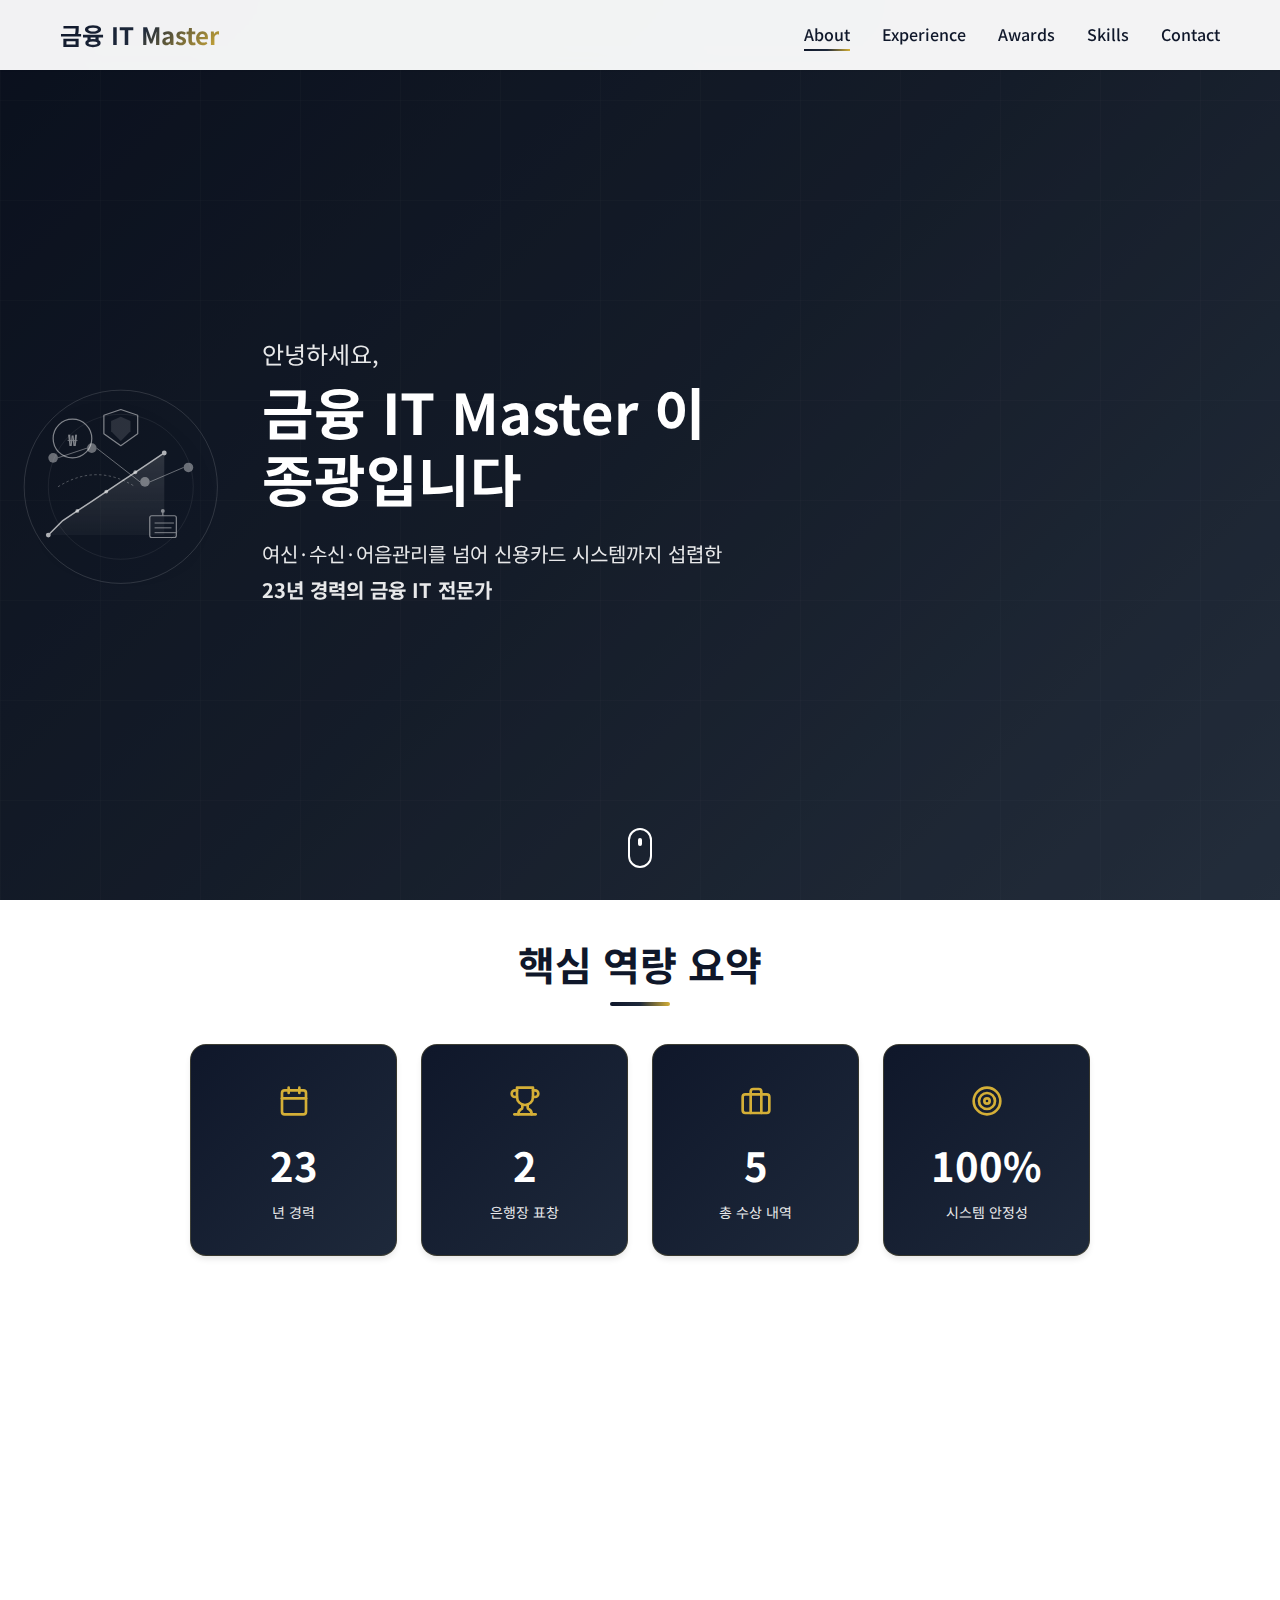
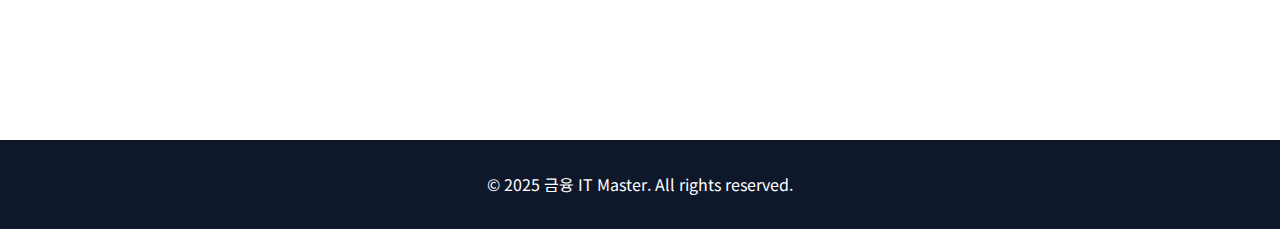
<file: index.html>
<!DOCTYPE html>
<html lang="ko">
<head>
    <meta charset="UTF-8">
    <meta name="viewport" content="width=device-width, initial-scale=1.0">
    <meta name="description" content="금융 IT 서비스 Master - IBK기업은행 23년 경력">
    <title>금융 IT Master | Portfolio</title>
    <link rel="stylesheet" href="styles.css">
    <link rel="preconnect" href="https://fonts.googleapis.com">
    <link rel="preconnect" href="https://fonts.gstatic.com" crossorigin>
    <link href="https://fonts.googleapis.com/css2?family=Noto+Sans+KR:wght@300;400;500;700&family=Inter:wght@300;400;500;600;700&display=swap" rel="stylesheet">
</head>
<body>
    <!-- 네비게이션 -->
    <nav class="navbar" id="navbar">
        <div class="nav-container">
            <div class="logo">
                <a href="index.html">금융 IT Master</a>
            </div>
            <button class="mobile-menu-toggle" id="mobileMenuToggle" aria-label="메뉴 토글">
                <span></span>
                <span></span>
                <span></span>
            </button>
            <ul class="nav-menu" id="navMenu">
                <li><a href="index.html" class="nav-link active">About</a></li>
                <li><a href="experience.html" class="nav-link">Experience</a></li>
                <li><a href="awards.html" class="nav-link">Awards</a></li>
                <li><a href="skills.html" class="nav-link">Skills</a></li>
                <li><a href="contact.html" class="nav-link">Contact</a></li>
            </ul>
        </div>
    </nav>

    <!-- 히어로 섹션 -->
    <section id="home" class="hero">
        <div class="hero-background">
            <div class="hero-overlay"></div>
        </div>
        <div class="hero-image">
            <div class="hero-image-placeholder">
                <svg viewBox="0 0 500 500" preserveAspectRatio="xMidYMid slice" xmlns="http://www.w3.org/2000/svg">
                        <!-- 배경 원형 패턴 -->
                        <circle cx="250" cy="250" r="200" fill="none" stroke="currentColor" stroke-width="2" opacity="0.15"/>
                        <circle cx="250" cy="250" r="150" fill="none" stroke="currentColor" stroke-width="1.5" opacity="0.1"/>
                        
                        <!-- 금융 차트 - 상승 그래프 -->
                        <g opacity="0.7">
                            <path d="M 100 350 L 130 320 L 160 300 L 190 280 L 220 260 L 250 240 L 280 220 L 310 200 L 340 180" 
                                  stroke="currentColor" stroke-width="3" fill="none" stroke-linecap="round" stroke-linejoin="round"/>
                            <circle cx="100" cy="350" r="5" fill="currentColor"/>
                            <circle cx="340" cy="180" r="5" fill="currentColor"/>
                            
                            <!-- 차트 영역 그라데이션 -->
                            <defs>
                                <linearGradient id="chartGradient" x1="0%" y1="0%" x2="0%" y2="100%">
                                    <stop offset="0%" style="stop-color:currentColor;stop-opacity:0.2" />
                                    <stop offset="100%" style="stop-color:currentColor;stop-opacity:0.05" />
                                </linearGradient>
                            </defs>
                            <path d="M 100 350 L 130 320 L 160 300 L 190 280 L 220 260 L 250 240 L 280 220 L 310 200 L 340 180 L 340 350 L 100 350 Z" 
                                  fill="url(#chartGradient)"/>
                        </g>
                        
                        <!-- 데이터 포인트 -->
                        <g opacity="0.6">
                            <circle cx="160" cy="300" r="4" fill="currentColor"/>
                            <circle cx="220" cy="260" r="4" fill="currentColor"/>
                            <circle cx="280" cy="220" r="4" fill="currentColor"/>
                        </g>
                        
                        <!-- 금융 아이콘 - 화폐/원화 -->
                        <g opacity="0.5">
                            <circle cx="150" cy="150" r="40" fill="none" stroke="currentColor" stroke-width="2.5"/>
                            <text x="150" y="165" text-anchor="middle" font-size="32" font-weight="bold" fill="currentColor">₩</text>
                        </g>
                        
                        <!-- IT/서버 아이콘 -->
                        <g opacity="0.5">
                            <rect x="310" y="310" width="55" height="45" rx="4" fill="none" stroke="currentColor" stroke-width="2.5"/>
                            <line x1="320" y1="325" x2="360" y2="325" stroke="currentColor" stroke-width="2"/>
                            <line x1="320" y1="335" x2="355" y2="335" stroke="currentColor" stroke-width="2"/>
                            <line x1="320" y1="345" x2="365" y2="345" stroke="currentColor" stroke-width="2"/>
                            
                            <!-- 연결 노드 -->
                            <circle cx="337" cy="300" r="4" fill="currentColor"/>
                            <line x1="337" y1="300" x2="337" y2="310" stroke="currentColor" stroke-width="2.5"/>
                        </g>
                        
                        <!-- 보안/신뢰 아이콘 - 방패 -->
                        <g opacity="0.5">
                            <path d="M 250 90 L 285 102 L 285 140 L 250 165 L 215 140 L 215 102 Z" 
                                  fill="none" stroke="currentColor" stroke-width="2.5" stroke-linejoin="round"/>
                            <path d="M 250 105 L 270 114 L 270 135 L 250 155 L 230 135 L 230 114 Z" 
                                  fill="currentColor" opacity="0.25"/>
                        </g>
                        
                        <!-- 네트워크 연결 노드 -->
                        <g opacity="0.4">
                            <circle cx="110" cy="190" r="10" fill="currentColor"/>
                            <circle cx="190" cy="170" r="10" fill="currentColor"/>
                            <circle cx="300" cy="240" r="10" fill="currentColor"/>
                            <circle cx="390" cy="210" r="10" fill="currentColor"/>
                            
                            <line x1="120" y1="190" x2="180" y2="170" stroke="currentColor" stroke-width="2"/>
                            <line x1="200" y1="170" x2="290" y2="240" stroke="currentColor" stroke-width="2"/>
                            <line x1="310" y1="240" x2="380" y2="210" stroke="currentColor" stroke-width="2"/>
                        </g>
                        
                        <!-- 금융 데이터 흐름 -->
                        <g opacity="0.3">
                            <path d="M 120 250 Q 200 200 280 250" stroke="currentColor" stroke-width="2" fill="none" stroke-dasharray="5,5"/>
                        </g>
                    </svg>
                </div>
        </div>
        <div class="hero-content">
            <div class="hero-text">
                <h1 class="hero-title">
                    <span class="greeting">안녕하세요,</span>
                    <span class="name"><span class="highlight">금융 IT Master 이종광</span>입니다</span>
                </h1>
                <p class="hero-description">
                    여신·수신·어음관리를 넘어 신용카드 시스템까지 섭렵한<br>
                    <strong>23년 경력의 금융 IT 전문가</strong>
                </p>
            </div>
        </div>
        <div class="scroll-indicator">
            <div class="mouse">
                <div class="wheel"></div>
            </div>
        </div>
    </section>

    <!-- About 섹션 (핵심 역량 요약) -->
    <section id="about" class="section about">
        <div class="container">
            <h2 class="section-title">핵심 역량 요약</h2>
            <div class="about-content">
                <div class="about-stats">
                    <div class="stat-card">
                        <div class="stat-icon">
                            <svg width="32" height="32" viewBox="0 0 24 24" fill="none" stroke="currentColor" stroke-width="2" stroke-linecap="round" stroke-linejoin="round">
                                <rect x="3" y="4" width="18" height="18" rx="2" ry="2"></rect>
                                <line x1="16" y1="2" x2="16" y2="6"></line>
                                <line x1="8" y1="2" x2="8" y2="6"></line>
                                <line x1="3" y1="10" x2="21" y2="10"></line>
                            </svg>
                        </div>
                        <div class="stat-number">23</div>
                        <div class="stat-label">년 경력</div>
                    </div>
                    <div class="stat-card">
                        <div class="stat-icon">
                            <svg width="32" height="32" viewBox="0 0 24 24" fill="none" stroke="currentColor" stroke-width="2" stroke-linecap="round" stroke-linejoin="round">
                                <path d="M6 9H4.5a2.5 2.5 0 0 1 0-5H6"></path>
                                <path d="M18 9h1.5a2.5 2.5 0 0 0 0-5H18"></path>
                                <path d="M4 22h16"></path>
                                <path d="M10 14.66V17c0 .55-.47.98-.97 1.21C7.85 18.75 7 20.24 7 22"></path>
                                <path d="M14 14.66V17c0 .55.47.98.97 1.21C16.15 18.75 17 20.24 17 22"></path>
                                <path d="M18 2H6v7a6 6 0 0 0 12 0V2Z"></path>
                            </svg>
                        </div>
                        <div class="stat-number">2</div>
                        <div class="stat-label">은행장 표창</div>
                    </div>
                    <div class="stat-card">
                        <div class="stat-icon">
                            <svg width="32" height="32" viewBox="0 0 24 24" fill="none" stroke="currentColor" stroke-width="2" stroke-linecap="round" stroke-linejoin="round">
                                <rect x="2" y="7" width="20" height="14" rx="2" ry="2"></rect>
                                <path d="M16 21V5a2 2 0 0 0-2-2h-4a2 2 0 0 0-2 2v16"></path>
                            </svg>
                        </div>
                        <div class="stat-number">5</div>
                        <div class="stat-label">총 수상 내역</div>
                    </div>
                    <div class="stat-card">
                        <div class="stat-icon">
                            <svg width="32" height="32" viewBox="0 0 24 24" fill="none" stroke="currentColor" stroke-width="2" stroke-linecap="round" stroke-linejoin="round">
                                <circle cx="12" cy="12" r="10"></circle>
                                <circle cx="12" cy="12" r="6"></circle>
                                <circle cx="12" cy="12" r="2"></circle>
                            </svg>
                        </div>
                        <div class="stat-number">100%</div>
                        <div class="stat-label">시스템 안정성</div>
                    </div>
                </div>
                <div class="about-text">
                    <p class="about-lead">
                        <strong>"여신·수신·어음관리를 넘어 신용카드 시스템까지 섭렵한 금융 IT Master"</strong>
                    </p>
                    <p>
                        2002년 입사 이래 약 <strong>23년간</strong> IBK기업은행의 핵심 IT 시스템 구축과 운영을 리딩해 왔습니다. 
                        은행 계정계(Core Banking)의 근간인 여신, 수신, 어음관리 업무를 완벽히 수행했으며, 
                        현재는 <strong>카드운영부 부장</strong>으로서 신용카드 업무 전반을 총괄하고 있습니다.
                    </p>
                    <p>
                        C/PL1 기반의 대용량 레거시 처리 역량 위에 <strong>JAVA, Spring Framework</strong> 등 웹 기술을 도입하여 
                        시스템 현대화를 주도해 왔으며, 이러한 성과를 인정받아 총 <strong>2회의 은행장 표창</strong>을 수상했습니다.
                    </p>
                    <p>
                        은행(Banking)과 카드(Card) 비즈니스를 모두 아우르는 폭넓은 도메인 지식과 기술 리더십으로 
                        비즈니스 목표 달성에 기여합니다.
                    </p>
                </div>
            </div>
        </div>
    </section>

    <!-- Footer -->
    <footer class="footer">
        <div class="container">
            <p>&copy; 2025 금융 IT Master. All rights reserved.</p>
        </div>
    </footer>

    <script src="script.js"></script>
</body>
</html>
</file>
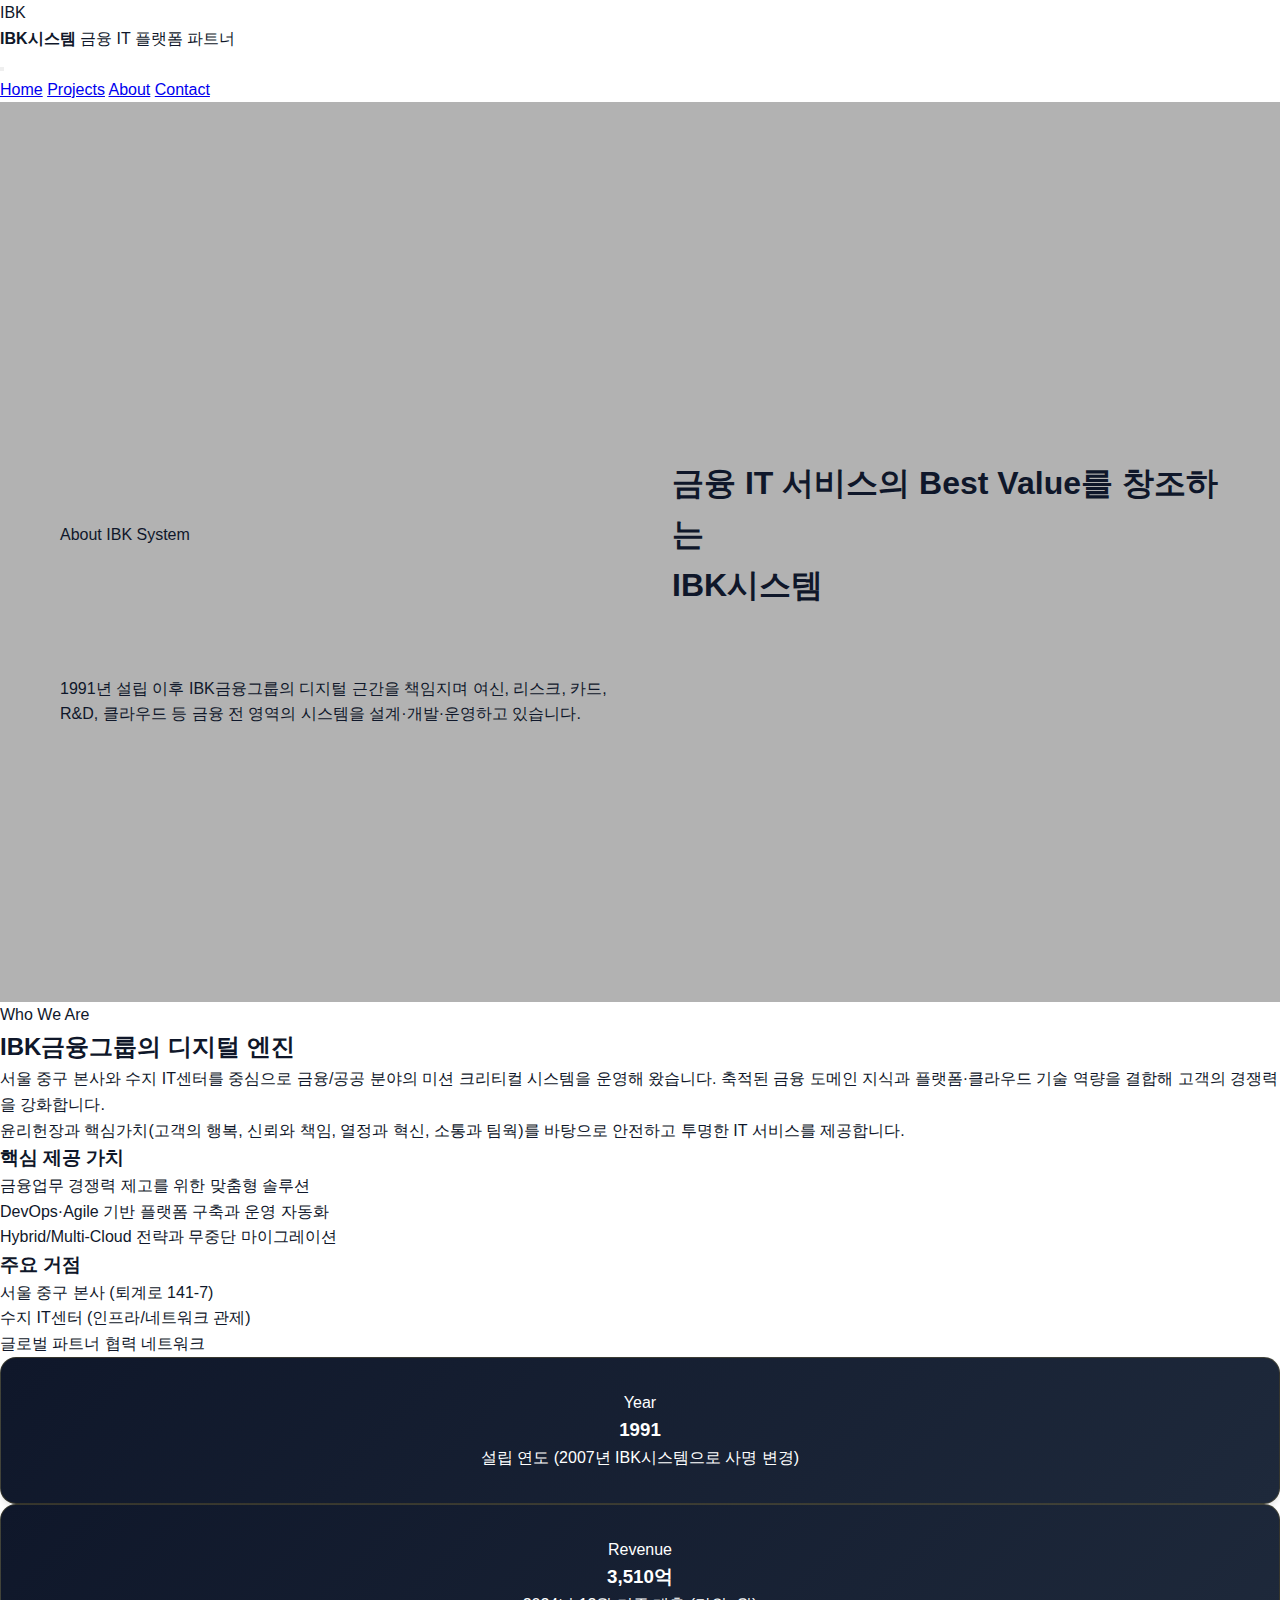
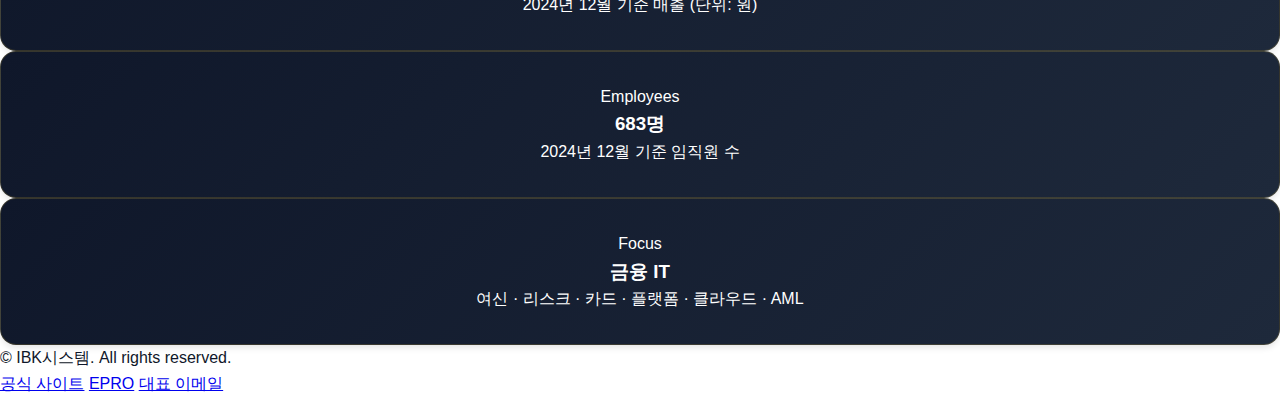
<file: about.html>
<!DOCTYPE html>
<html lang="ko">
  <head>
    <meta charset="UTF-8" />
    <meta http-equiv="X-UA-Compatible" content="IE=edge" />
    <meta name="viewport" content="width=device-width, initial-scale=1.0" />
    <title>IBK시스템 | About</title>
    <link rel="stylesheet" href="styles.css" />
  </head>
  <body>
    <header class="site-header" id="top">
      <div class="brand">
        <span class="brand-mark">IBK</span>
        <div class="brand-text">
          <strong>IBK시스템</strong>
          <span>금융 IT 플랫폼 파트너</span>
        </div>
      </div>
      <button class="nav-toggle" aria-label="메뉴 열기">
        <span></span>
        <span></span>
        <span></span>
      </button>
      <nav class="site-nav">
        <a href="index.html">Home</a>
        <a href="projects.html">Projects</a>
        <a href="about.html" aria-current="page">About</a>
        <a href="contact.html">Contact</a>
      </nav>
    </header>

    <main>
      <section class="hero hero-compact">
        <div class="hero-overlay"></div>
        <div class="hero-content">
          <p class="eyebrow">About IBK System</p>
          <h1>
            금융 IT 서비스의 Best Value를 창조하는<br />
            IBK시스템
          </h1>
          <p class="hero-body">
            1991년 설립 이후 IBK금융그룹의 디지털 근간을 책임지며 여신, 리스크,
            카드, R&amp;D, 클라우드 등 금융 전 영역의 시스템을 설계·개발·운영하고
            있습니다.
          </p>
        </div>
      </section>

      <section class="page-section about-details">
        <div class="about-copy">
          <p class="eyebrow">Who We Are</p>
          <h2>IBK금융그룹의 디지털 엔진</h2>
          <p>
            서울 중구 본사와 수지 IT센터를 중심으로 금융/공공 분야의 미션
            크리티컬 시스템을 운영해 왔습니다. 축적된 금융 도메인 지식과
            플랫폼·클라우드 기술 역량을 결합해 고객의 경쟁력을 강화합니다.
          </p>
          <p>
            윤리헌장과 핵심가치(고객의 행복, 신뢰와 책임, 열정과 혁신, 소통과
            팀웍)를 바탕으로 안전하고 투명한 IT 서비스를 제공합니다.
          </p>
        </div>
        <div class="about-highlights">
          <div class="highlight-card">
            <h3>핵심 제공 가치</h3>
            <ul>
              <li>금융업무 경쟁력 제고를 위한 맞춤형 솔루션</li>
              <li>DevOps·Agile 기반 플랫폼 구축과 운영 자동화</li>
              <li>Hybrid/Multi-Cloud 전략과 무중단 마이그레이션</li>
            </ul>
          </div>
          <div class="highlight-card">
            <h3>주요 거점</h3>
            <ul>
              <li>서울 중구 본사 (퇴계로 141-7)</li>
              <li>수지 IT센터 (인프라/네트워크 관제)</li>
              <li>글로벌 파트너 협력 네트워크</li>
            </ul>
          </div>
        </div>
      </section>

      <section class="page-section stats-grid">
        <article class="stat-card">
          <p class="eyebrow">Year</p>
          <h3>1991</h3>
          <p>설립 연도 (2007년 IBK시스템으로 사명 변경)</p>
        </article>
        <article class="stat-card">
          <p class="eyebrow">Revenue</p>
          <h3>3,510억</h3>
          <p>2024년 12월 기준 매출 (단위: 원)</p>
        </article>
        <article class="stat-card">
          <p class="eyebrow">Employees</p>
          <h3>683명</h3>
          <p>2024년 12월 기준 임직원 수</p>
        </article>
        <article class="stat-card">
          <p class="eyebrow">Focus</p>
          <h3>금융 IT</h3>
          <p>여신 · 리스크 · 카드 · 플랫폼 · 클라우드 · AML</p>
        </article>
      </section>
    </main>

    <footer class="site-footer">
      <p>© <span id="current-year"></span> IBK시스템. All rights reserved.</p>
      <div class="socials">
        <a href="https://www.ibksystem.co.kr" target="_blank" rel="noreferrer">공식 사이트</a>
        <a href="http://epro.ibksystem.co.kr" target="_blank" rel="noreferrer">EPRO</a>
        <a href="mailto:hello@example.com">대표 이메일</a>
      </div>
    </footer>

    <script src="script.js" defer></script>
  </body>
</html>
</file>
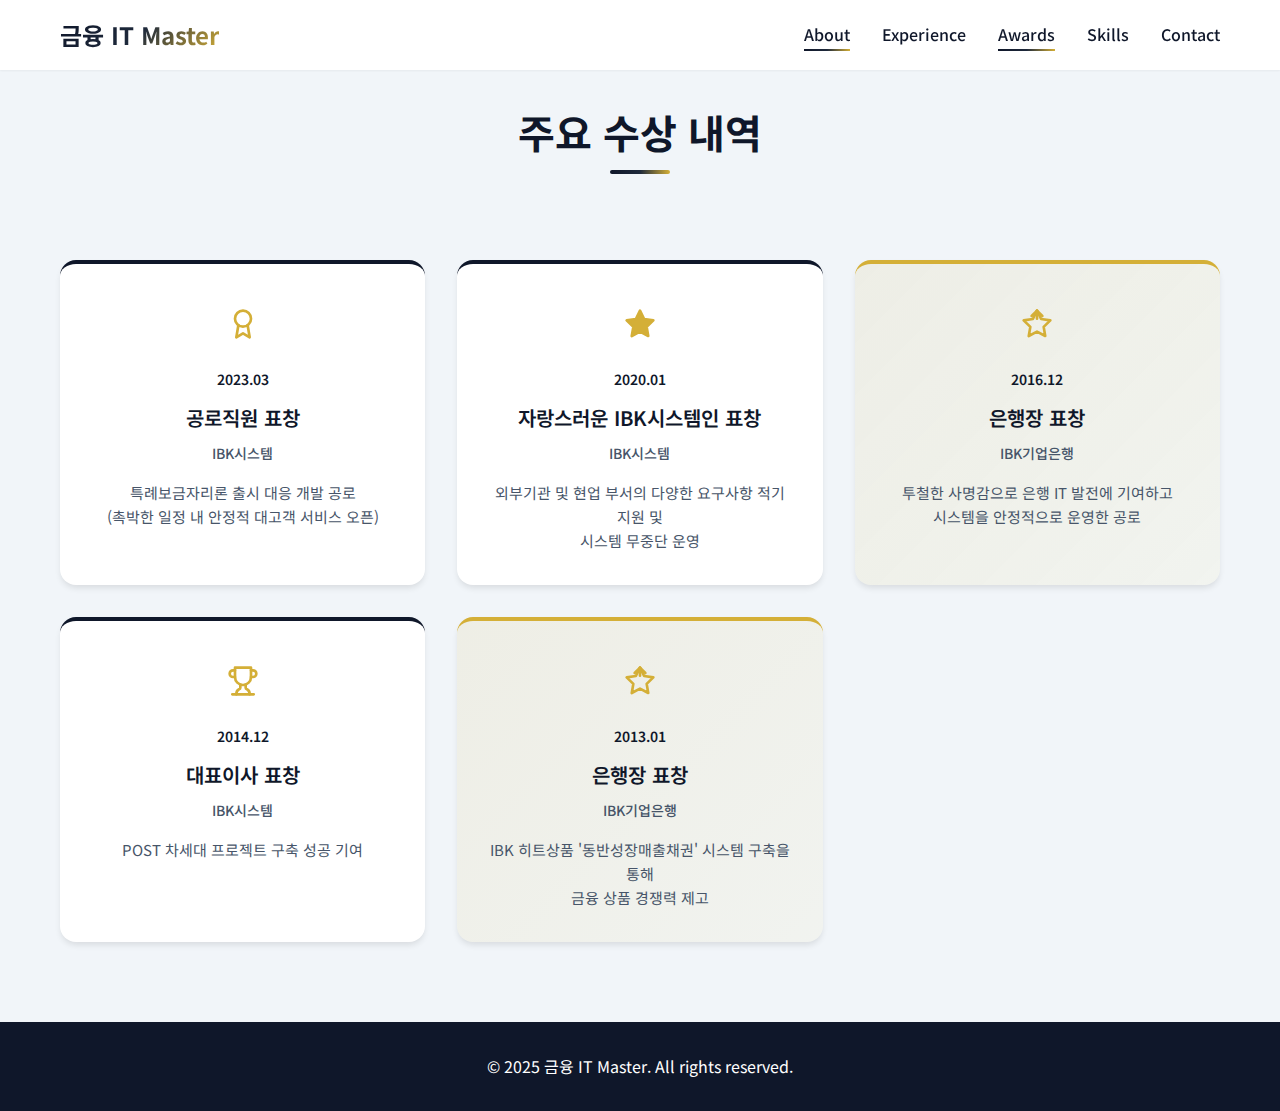
<file: awards.html>
<!DOCTYPE html>
<html lang="ko">
<head>
    <meta charset="UTF-8">
    <meta name="viewport" content="width=device-width, initial-scale=1.0">
    <meta name="description" content="주요 수상 내역 - 금융 IT Master">
    <title>Awards | 금융 IT Master</title>
    <link rel="stylesheet" href="styles.css">
    <link rel="preconnect" href="https://fonts.googleapis.com">
    <link rel="preconnect" href="https://fonts.gstatic.com" crossorigin>
    <link href="https://fonts.googleapis.com/css2?family=Noto+Sans+KR:wght@300;400;500;700&family=Inter:wght@300;400;500;600;700&display=swap" rel="stylesheet">
</head>
<body>
    <!-- 네비게이션 -->
    <nav class="navbar" id="navbar">
        <div class="nav-container">
            <div class="logo">
                <a href="index.html">금융 IT Master</a>
            </div>
            <button class="mobile-menu-toggle" id="mobileMenuToggle" aria-label="메뉴 토글">
                <span></span>
                <span></span>
                <span></span>
            </button>
            <ul class="nav-menu" id="navMenu">
                <li><a href="index.html" class="nav-link">About</a></li>
                <li><a href="experience.html" class="nav-link">Experience</a></li>
                <li><a href="awards.html" class="nav-link active">Awards</a></li>
                <li><a href="skills.html" class="nav-link">Skills</a></li>
                <li><a href="contact.html" class="nav-link">Contact</a></li>
            </ul>
        </div>
    </nav>

    <!-- Awards 섹션 -->
    <section id="awards" class="section awards" style="padding-top: 100px;">
        <div class="container">
            <h2 class="section-title">주요 수상 내역</h2>
            <div class="awards-grid">
                <div class="award-card">
                    <div class="award-icon">
                        <svg width="32" height="32" viewBox="0 0 24 24" fill="none" stroke="currentColor" stroke-width="2" stroke-linecap="round" stroke-linejoin="round">
                            <circle cx="12" cy="8" r="6"></circle>
                            <path d="M15.477 12.89 17 22l-5-3-5 3 1.523-9.11"></path>
                        </svg>
                    </div>
                    <div class="award-date">2023.03</div>
                    <div class="award-title">공로직원 표창</div>
                    <div class="award-org">IBK시스템</div>
                    <div class="award-description">
                        특례보금자리론 출시 대응 개발 공로<br>
                        (촉박한 일정 내 안정적 대고객 서비스 오픈)
                    </div>
                </div>
                <div class="award-card">
                    <div class="award-icon">
                        <svg width="32" height="32" viewBox="0 0 24 24" fill="currentColor" stroke="currentColor" stroke-width="2" stroke-linecap="round" stroke-linejoin="round">
                            <polygon points="12 2 15.09 8.26 22 9.27 17 14.14 18.18 21.02 12 17.77 5.82 21.02 7 14.14 2 9.27 8.91 8.26 12 2"></polygon>
                        </svg>
                    </div>
                    <div class="award-date">2020.01</div>
                    <div class="award-title">자랑스러운 IBK시스템인 표창</div>
                    <div class="award-org">IBK시스템</div>
                    <div class="award-description">
                        외부기관 및 현업 부서의 다양한 요구사항 적기 지원 및<br>
                        시스템 무중단 운영
                    </div>
                </div>
                <div class="award-card highlight">
                    <div class="award-icon">
                        <svg width="32" height="32" viewBox="0 0 24 24" fill="none" stroke="currentColor" stroke-width="2" stroke-linecap="round" stroke-linejoin="round">
                            <path d="M12 2L15.09 8.26L22 9.27L17 14.14L18.18 21.02L12 17.77L5.82 21.02L7 14.14L2 9.27L8.91 8.26L12 2Z"></path>
                            <path d="M8 6L12 2L16 6"></path>
                            <path d="M12 2V8"></path>
                        </svg>
                    </div>
                    <div class="award-date">2016.12</div>
                    <div class="award-title">은행장 표창</div>
                    <div class="award-org">IBK기업은행</div>
                    <div class="award-description">
                        투철한 사명감으로 은행 IT 발전에 기여하고<br>
                        시스템을 안정적으로 운영한 공로
                    </div>
                </div>
                <div class="award-card">
                    <div class="award-icon">
                        <svg width="32" height="32" viewBox="0 0 24 24" fill="none" stroke="currentColor" stroke-width="2" stroke-linecap="round" stroke-linejoin="round">
                            <path d="M6 9H4.5a2.5 2.5 0 0 1 0-5H6"></path>
                            <path d="M18 9h1.5a2.5 2.5 0 0 0 0-5H18"></path>
                            <path d="M4 22h16"></path>
                            <path d="M10 14.66V17c0 .55-.47.98-.97 1.21C7.85 18.75 7 20.24 7 22"></path>
                            <path d="M14 14.66V17c0 .55.47.98.97 1.21C16.15 18.75 17 20.24 17 22"></path>
                            <path d="M18 2H6v7a6 6 0 0 0 12 0V2Z"></path>
                        </svg>
                    </div>
                    <div class="award-date">2014.12</div>
                    <div class="award-title">대표이사 표창</div>
                    <div class="award-org">IBK시스템</div>
                    <div class="award-description">
                        POST 차세대 프로젝트 구축 성공 기여
                    </div>
                </div>
                <div class="award-card highlight">
                    <div class="award-icon">
                        <svg width="32" height="32" viewBox="0 0 24 24" fill="none" stroke="currentColor" stroke-width="2" stroke-linecap="round" stroke-linejoin="round">
                            <path d="M12 2L15.09 8.26L22 9.27L17 14.14L18.18 21.02L12 17.77L5.82 21.02L7 14.14L2 9.27L8.91 8.26L12 2Z"></path>
                            <path d="M8 6L12 2L16 6"></path>
                            <path d="M12 2V8"></path>
                        </svg>
                    </div>
                    <div class="award-date">2013.01</div>
                    <div class="award-title">은행장 표창</div>
                    <div class="award-org">IBK기업은행</div>
                    <div class="award-description">
                        IBK 히트상품 '동반성장매출채권' 시스템 구축을 통해<br>
                        금융 상품 경쟁력 제고
                    </div>
                </div>
            </div>
        </div>
    </section>

    <!-- Footer -->
    <footer class="footer">
        <div class="container">
            <p>&copy; 2025 금융 IT Master. All rights reserved.</p>
        </div>
    </footer>

    <script src="script.js"></script>
</body>
</html>
</file>
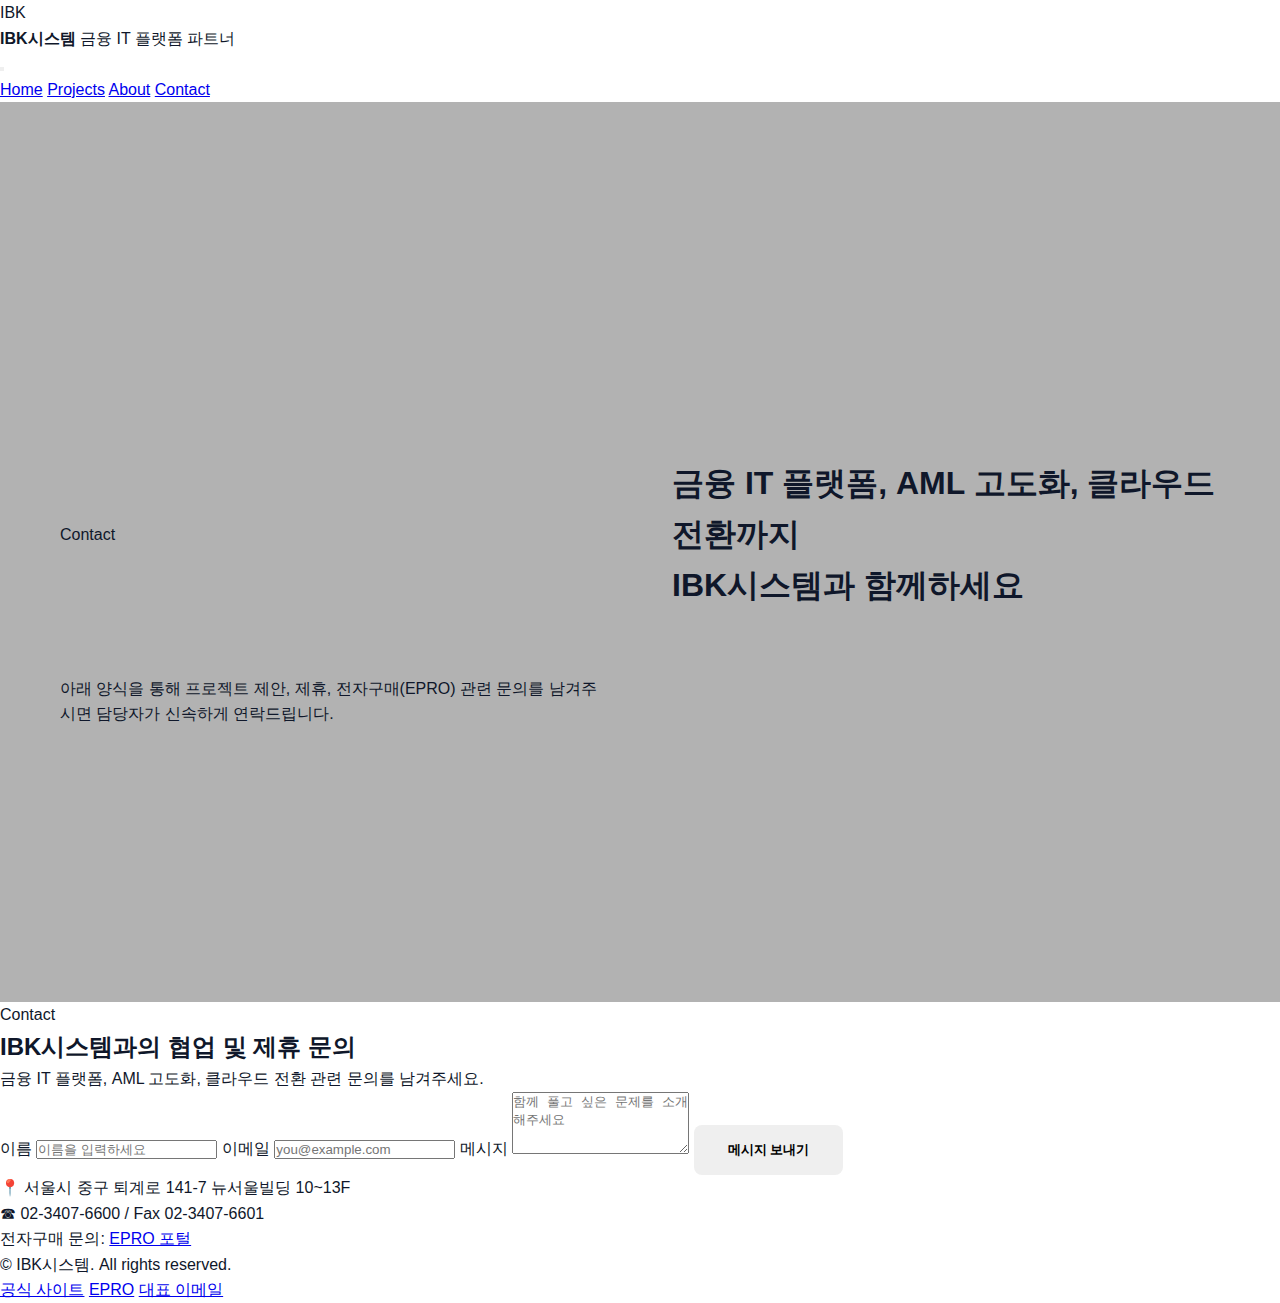
<file: contact.html>
<!DOCTYPE html>
<html lang="ko">
  <head>
    <meta charset="UTF-8" />
    <meta http-equiv="X-UA-Compatible" content="IE=edge" />
    <meta name="viewport" content="width=device-width, initial-scale=1.0" />
    <title>IBK시스템 | Contact</title>
    <link rel="stylesheet" href="styles.css" />
  </head>
  <body>
    <header class="site-header" id="top">
      <div class="brand">
        <span class="brand-mark">IBK</span>
        <div class="brand-text">
          <strong>IBK시스템</strong>
          <span>금융 IT 플랫폼 파트너</span>
        </div>
      </div>
      <button class="nav-toggle" aria-label="메뉴 열기">
        <span></span>
        <span></span>
        <span></span>
      </button>
      <nav class="site-nav">
        <a href="index.html">Home</a>
        <a href="projects.html">Projects</a>
        <a href="about.html">About</a>
        <a href="contact.html" aria-current="page">Contact</a>
      </nav>
    </header>

    <main>
      <section class="hero hero-compact">
        <div class="hero-overlay"></div>
        <div class="hero-content">
          <p class="eyebrow">Contact</p>
          <h1>
            금융 IT 플랫폼, AML 고도화, 클라우드 전환까지<br />
            IBK시스템과 함께하세요
          </h1>
          <p class="hero-body">
            아래 양식을 통해 프로젝트 제안, 제휴, 전자구매(EPRO) 관련 문의를
            남겨주시면 담당자가 신속하게 연락드립니다.
          </p>
        </div>
      </section>

      <section class="page-section contact">
        <div class="section-heading">
          <p class="eyebrow">Contact</p>
          <h2>IBK시스템과의 협업 및 제휴 문의</h2>
          <p>금융 IT 플랫폼, AML 고도화, 클라우드 전환 관련 문의를 남겨주세요.</p>
        </div>
        <form class="contact-form">
          <label>
            이름
            <input type="text" name="name" placeholder="이름을 입력하세요" required />
          </label>
          <label>
            이메일
            <input type="email" name="email" placeholder="you@example.com" required />
          </label>
          <label>
            메시지
            <textarea name="message" rows="4" placeholder="함께 풀고 싶은 문제를 소개해주세요" required></textarea>
          </label>
          <button type="submit" class="btn primary">메시지 보내기</button>
          <p class="form-status" role="status" aria-live="polite"></p>
        </form>
        <div class="contact-meta">
          <p>
            📍 서울시 중구 퇴계로 141-7 뉴서울빌딩 10~13F<br />
            ☎ 02-3407-6600 / Fax 02-3407-6601
          </p>
          <p>
            전자구매 문의: <a href="http://epro.ibksystem.co.kr" target="_blank" rel="noreferrer">EPRO 포털</a>
          </p>
        </div>
      </section>
    </main>

    <footer class="site-footer">
      <p>© <span id="current-year"></span> IBK시스템. All rights reserved.</p>
      <div class="socials">
        <a href="https://www.ibksystem.co.kr" target="_blank" rel="noreferrer">공식 사이트</a>
        <a href="http://epro.ibksystem.co.kr" target="_blank" rel="noreferrer">EPRO</a>
        <a href="mailto:hello@example.com">대표 이메일</a>
      </div>
    </footer>

    <script src="script.js" defer></script>
  </body>
</html>
</file>
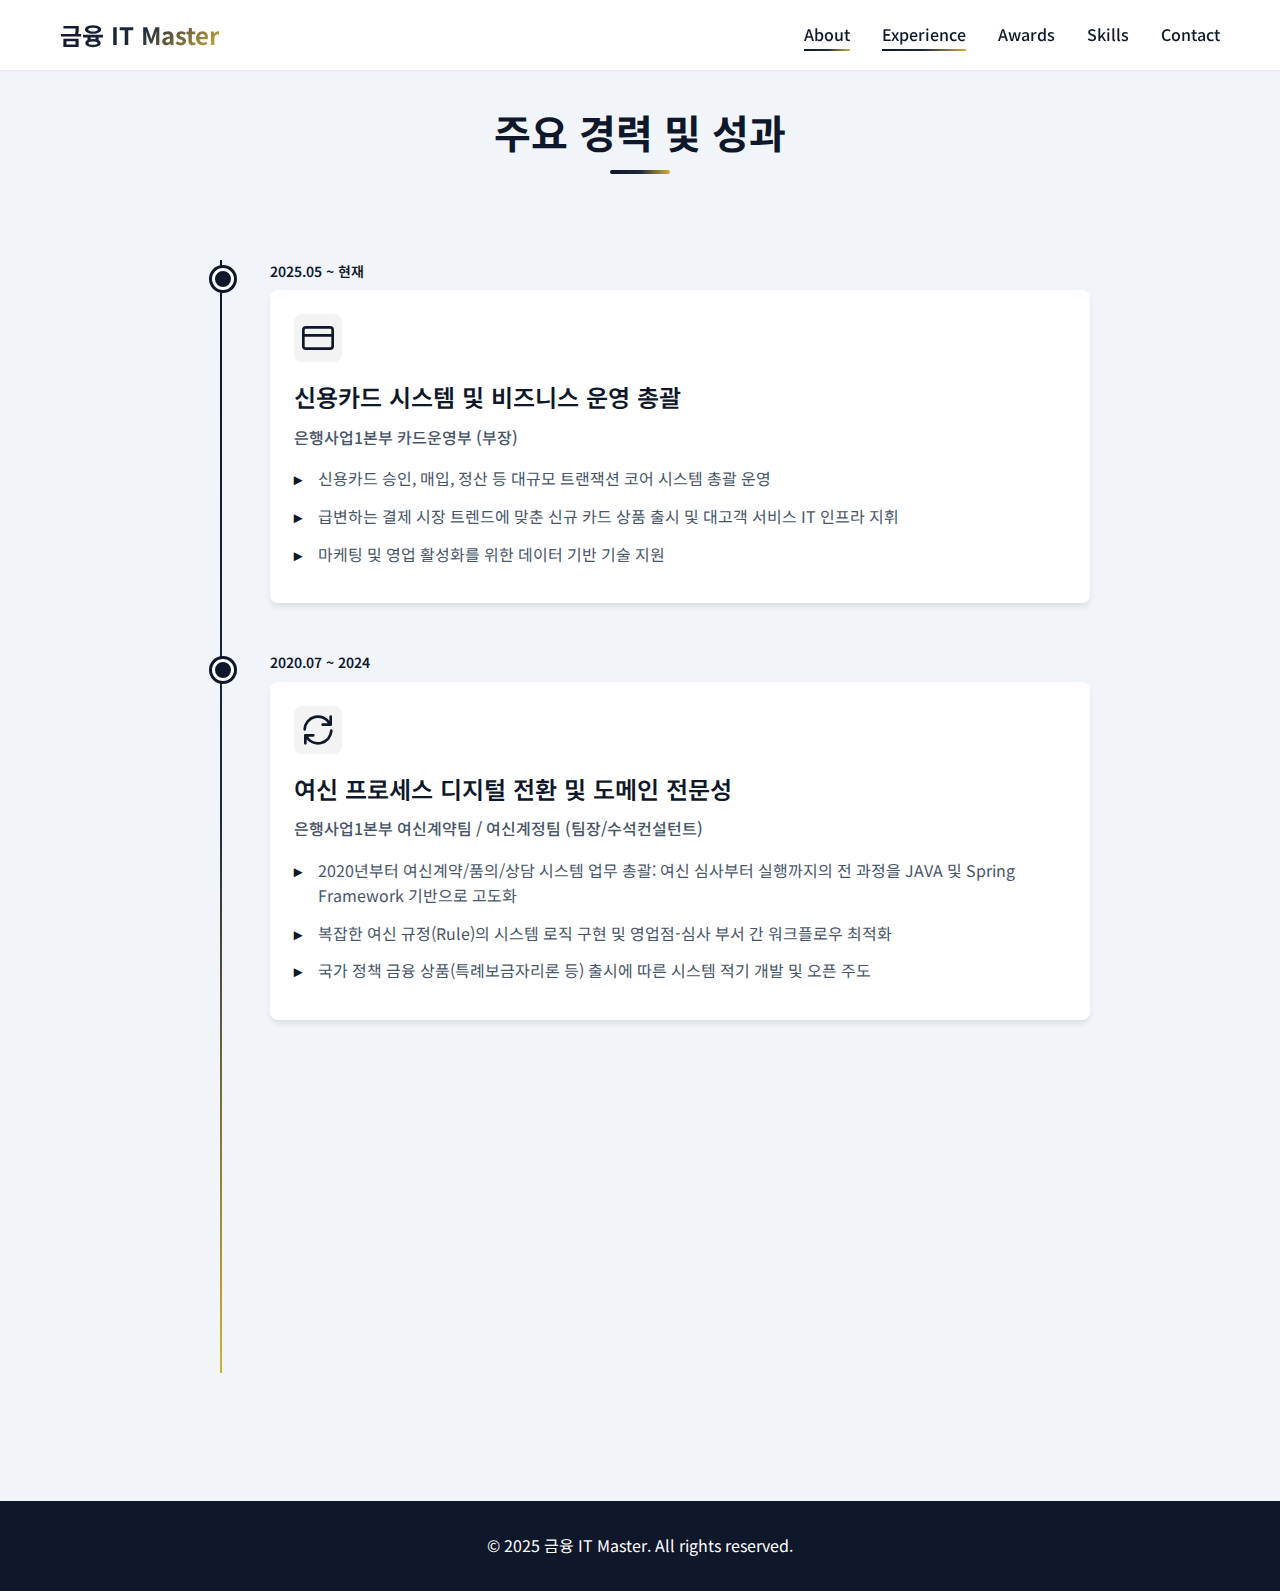
<file: experience.html>
<!DOCTYPE html>
<html lang="ko">
<head>
    <meta charset="UTF-8">
    <meta name="viewport" content="width=device-width, initial-scale=1.0">
    <meta name="description" content="주요 경력 및 성과 - 금융 IT Master">
    <title>Experience | 금융 IT Master</title>
    <link rel="stylesheet" href="styles.css">
    <link rel="preconnect" href="https://fonts.googleapis.com">
    <link rel="preconnect" href="https://fonts.gstatic.com" crossorigin>
    <link href="https://fonts.googleapis.com/css2?family=Noto+Sans+KR:wght@300;400;500;700&family=Inter:wght@300;400;500;600;700&display=swap" rel="stylesheet">
</head>
<body>
    <!-- 네비게이션 -->
    <nav class="navbar" id="navbar">
        <div class="nav-container">
            <div class="logo">
                <a href="index.html">금융 IT Master</a>
            </div>
            <button class="mobile-menu-toggle" id="mobileMenuToggle" aria-label="메뉴 토글">
                <span></span>
                <span></span>
                <span></span>
            </button>
            <ul class="nav-menu" id="navMenu">
                <li><a href="index.html" class="nav-link">About</a></li>
                <li><a href="experience.html" class="nav-link active">Experience</a></li>
                <li><a href="awards.html" class="nav-link">Awards</a></li>
                <li><a href="skills.html" class="nav-link">Skills</a></li>
                <li><a href="contact.html" class="nav-link">Contact</a></li>
            </ul>
        </div>
    </nav>

    <!-- Experience 섹션 -->
    <section id="experience" class="section experience" style="padding-top: 100px;">
        <div class="container">
            <h2 class="section-title">주요 경력 및 성과</h2>
            <div class="experience-timeline">
                <div class="experience-item">
                    <div class="experience-period">2025.05 ~ 현재</div>
                    <div class="experience-content">
                        <div class="experience-icon">
                            <svg width="32" height="32" viewBox="0 0 24 24" fill="none" stroke="currentColor" stroke-width="2" stroke-linecap="round" stroke-linejoin="round">
                                <rect x="1" y="4" width="22" height="16" rx="2" ry="2"></rect>
                                <line x1="1" y1="10" x2="23" y2="10"></line>
                            </svg>
                        </div>
                        <h3 class="experience-title">신용카드 시스템 및 비즈니스 운영 총괄</h3>
                        <div class="experience-role">은행사업1본부 카드운영부 (부장)</div>
                        <ul class="experience-details">
                            <li>신용카드 승인, 매입, 정산 등 대규모 트랜잭션 코어 시스템 총괄 운영</li>
                            <li>급변하는 결제 시장 트렌드에 맞춘 신규 카드 상품 출시 및 대고객 서비스 IT 인프라 지휘</li>
                            <li>마케팅 및 영업 활성화를 위한 데이터 기반 기술 지원</li>
                        </ul>
                    </div>
                </div>
                <div class="experience-item">
                    <div class="experience-period">2020.07 ~ 2024</div>
                    <div class="experience-content">
                        <div class="experience-icon">
                            <svg width="32" height="32" viewBox="0 0 24 24" fill="none" stroke="currentColor" stroke-width="2" stroke-linecap="round" stroke-linejoin="round">
                                <path d="M21.5 2v6h-6M2.5 22v-6h6M2 11.5a10 10 0 0 1 18.8-4.3M22 12.5a10 10 0 0 1-18.8 4.2"></path>
                            </svg>
                        </div>
                        <h3 class="experience-title">여신 프로세스 디지털 전환 및 도메인 전문성</h3>
                        <div class="experience-role">은행사업1본부 여신계약팀 / 여신계정팀 (팀장/수석컨설턴트)</div>
                        <ul class="experience-details">
                            <li>2020년부터 여신계약/품의/상담 시스템 업무 총괄: 여신 심사부터 실행까지의 전 과정을 JAVA 및 Spring Framework 기반으로 고도화</li>
                            <li>복잡한 여신 규정(Rule)의 시스템 로직 구현 및 영업점-심사 부서 간 워크플로우 최적화</li>
                            <li>국가 정책 금융 상품(특례보금자리론 등) 출시에 따른 시스템 적기 개발 및 오픈 주도</li>
                        </ul>
                    </div>
                </div>
                <div class="experience-item">
                    <div class="experience-period">2002.04 ~ 2020.06</div>
                    <div class="experience-content">
                        <div class="experience-icon">
                            <svg width="32" height="32" viewBox="0 0 24 24" fill="none" stroke="currentColor" stroke-width="2" stroke-linecap="round" stroke-linejoin="round">
                                <path d="M12.22 2h-.44a2 2 0 0 0-2 2v18a2 2 0 0 0 2 2h.44a2 2 0 0 0 2-2V4a2 2 0 0 0-2-2z"></path>
                                <path d="M18 2h-4a2 2 0 0 0-2 2v18a2 2 0 0 0 2 2h4a2 2 0 0 0 2-2V4a2 2 0 0 0-2-2z"></path>
                                <path d="M6 2H2a2 2 0 0 0-2 2v18a2 2 0 0 0 2 2h4a2 2 0 0 0 2-2V4a2 2 0 0 0-2-2z"></path>
                            </svg>
                        </div>
                        <h3 class="experience-title">어음관리/결제 시스템 마스터 및 차세대 프로젝트</h3>
                        <div class="experience-role">여신업무팀 / 차세대개발팀 등</div>
                        <ul class="experience-details">
                            <li>어음관리/결제 시스템 총괄(2008~): 실물/전자어음 및 B2B 결제 업무 전담, 자금 흐름의 무결성 확보</li>
                            <li>차세대 시스템 구축: POST 차세대(2014) 및 초기 차세대(2002) 프로젝트 핵심 개발자 및 리더로 참여</li>
                        </ul>
                    </div>
                </div>
            </div>
        </div>
    </section>

    <!-- Footer -->
    <footer class="footer">
        <div class="container">
            <p>&copy; 2025 금융 IT Master. All rights reserved.</p>
        </div>
    </footer>

    <script src="script.js"></script>
</body>
</html>
</file>
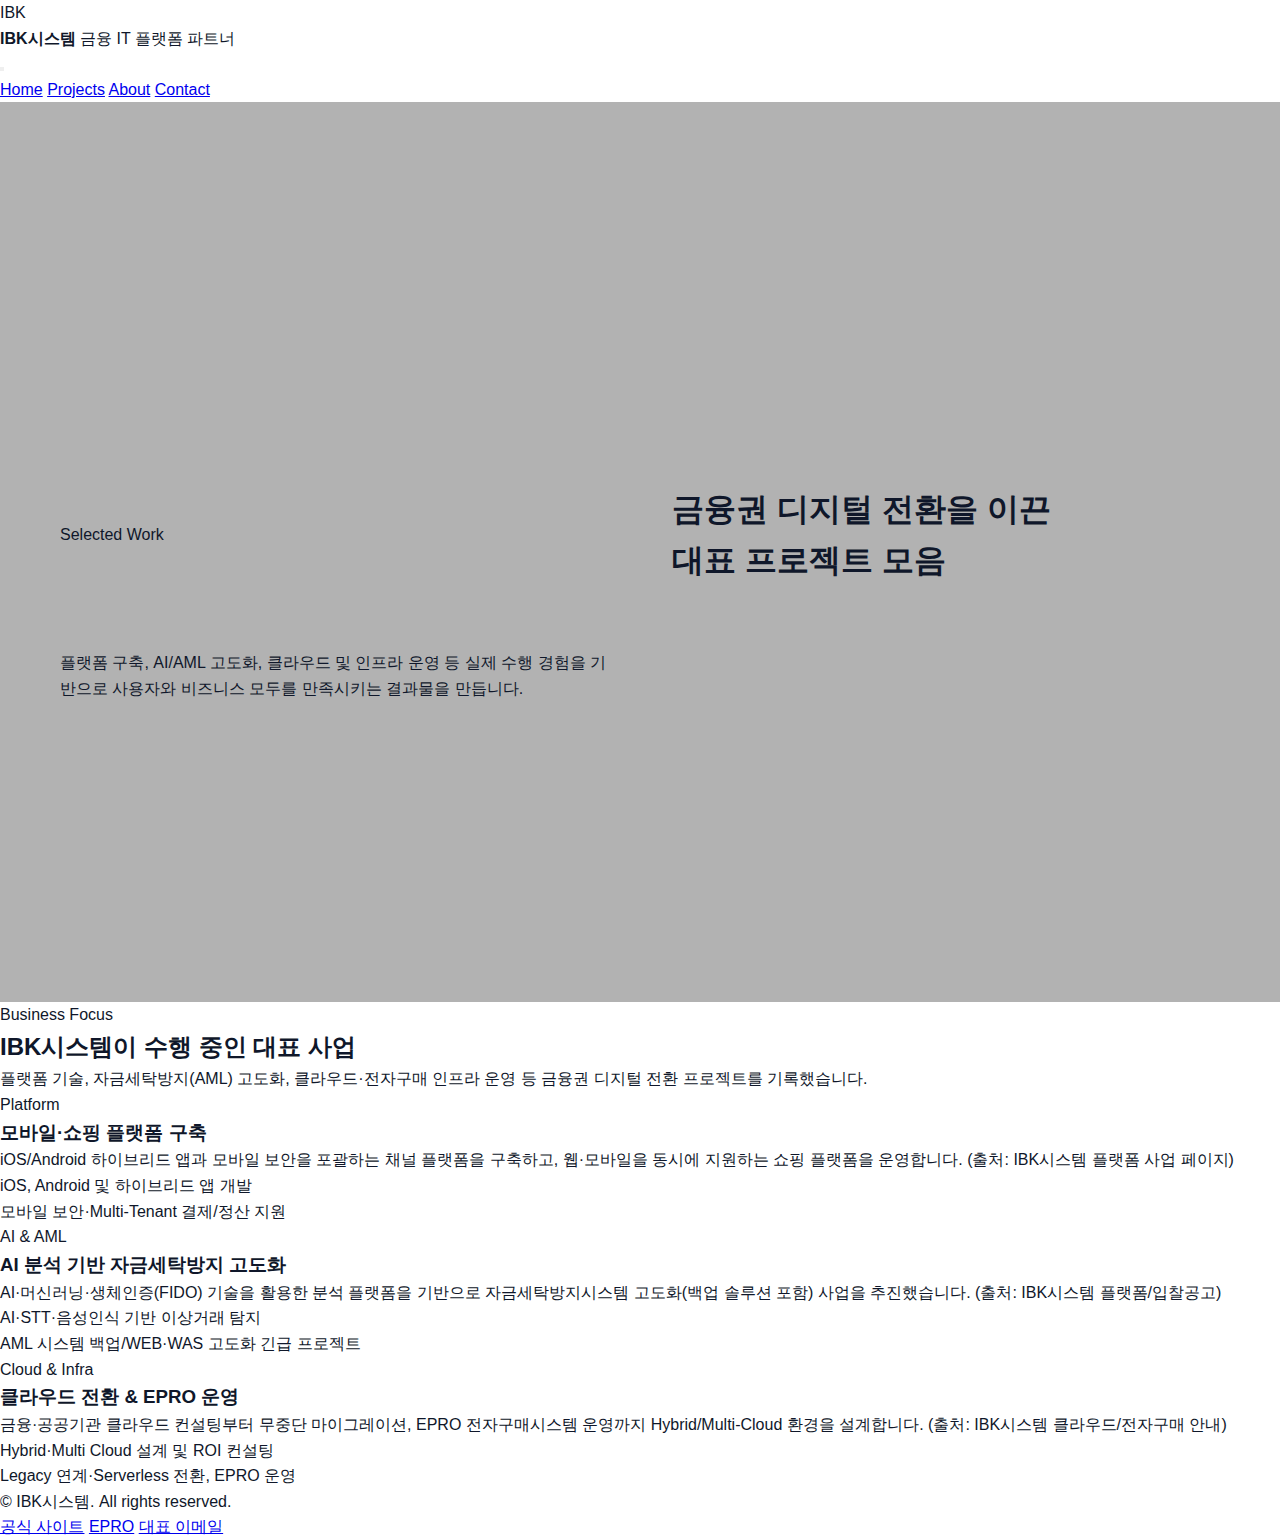
<file: projects.html>
<!DOCTYPE html>
<html lang="ko">
  <head>
    <meta charset="UTF-8" />
    <meta http-equiv="X-UA-Compatible" content="IE=edge" />
    <meta name="viewport" content="width=device-width, initial-scale=1.0" />
    <title>IBK시스템 | Projects</title>
    <link rel="stylesheet" href="styles.css" />
  </head>
  <body>
    <header class="site-header" id="top">
      <div class="brand">
        <span class="brand-mark">IBK</span>
        <div class="brand-text">
          <strong>IBK시스템</strong>
          <span>금융 IT 플랫폼 파트너</span>
        </div>
      </div>
      <button class="nav-toggle" aria-label="메뉴 열기">
        <span></span>
        <span></span>
        <span></span>
      </button>
      <nav class="site-nav">
        <a href="index.html">Home</a>
        <a href="projects.html" aria-current="page">Projects</a>
        <a href="about.html">About</a>
        <a href="contact.html">Contact</a>
      </nav>
    </header>

    <main>
      <section class="hero hero-compact">
        <div class="hero-overlay"></div>
        <div class="hero-content">
          <p class="eyebrow">Selected Work</p>
          <h1>
            금융권 디지털 전환을 이끈<br />
            대표 프로젝트 모음
          </h1>
          <p class="hero-body">
            플랫폼 구축, AI/AML 고도화, 클라우드 및 인프라 운영 등 실제
            수행 경험을 기반으로 사용자와 비즈니스 모두를 만족시키는
            결과물을 만듭니다.
          </p>
        </div>
      </section>

      <section class="projects page-section">
        <div class="section-heading">
          <p class="eyebrow">Business Focus</p>
          <h2>IBK시스템이 수행 중인 대표 사업</h2>
          <p>
            플랫폼 기술, 자금세탁방지(AML) 고도화, 클라우드·전자구매 인프라
            운영 등 금융권 디지털 전환 프로젝트를 기록했습니다.
          </p>
        </div>
        <div class="project-grid">
          <article class="project-card">
            <div class="project-tag">Platform</div>
            <h3>모바일·쇼핑 플랫폼 구축</h3>
            <p>
              iOS/Android 하이브리드 앱과 모바일 보안을 포괄하는 채널 플랫폼을
              구축하고, 웹·모바일을 동시에 지원하는 쇼핑 플랫폼을 운영합니다.
              (출처: IBK시스템 플랫폼 사업 페이지)
            </p>
            <ul>
              <li>iOS, Android 및 하이브리드 앱 개발</li>
              <li>모바일 보안·Multi-Tenant 결제/정산 지원</li>
            </ul>
          </article>
          <article class="project-card">
            <div class="project-tag">AI &amp; AML</div>
            <h3>AI 분석 기반 자금세탁방지 고도화</h3>
            <p>
              AI·머신러닝·생체인증(FIDO) 기술을 활용한 분석 플랫폼을 기반으로
              자금세탁방지시스템 고도화(백업 솔루션 포함) 사업을 추진했습니다.
              (출처: IBK시스템 플랫폼/입찰공고)
            </p>
            <ul>
              <li>AI·STT·음성인식 기반 이상거래 탐지</li>
              <li>AML 시스템 백업/WEB·WAS 고도화 긴급 프로젝트</li>
            </ul>
          </article>
          <article class="project-card">
            <div class="project-tag">Cloud &amp; Infra</div>
            <h3>클라우드 전환 &amp; EPRO 운영</h3>
            <p>
              금융·공공기관 클라우드 컨설팅부터 무중단 마이그레이션, EPRO
              전자구매시스템 운영까지 Hybrid/Multi-Cloud 환경을 설계합니다.
              (출처: IBK시스템 클라우드/전자구매 안내)
            </p>
            <ul>
              <li>Hybrid·Multi Cloud 설계 및 ROI 컨설팅</li>
              <li>Legacy 연계·Serverless 전환, EPRO 운영</li>
            </ul>
          </article>
        </div>
      </section>
    </main>

    <footer class="site-footer">
      <p>© <span id="current-year"></span> IBK시스템. All rights reserved.</p>
      <div class="socials">
        <a href="https://www.ibksystem.co.kr" target="_blank" rel="noreferrer">공식 사이트</a>
        <a href="http://epro.ibksystem.co.kr" target="_blank" rel="noreferrer">EPRO</a>
        <a href="mailto:hello@example.com">대표 이메일</a>
      </div>
    </footer>

    <script src="script.js" defer></script>
  </body>
</html>
</file>
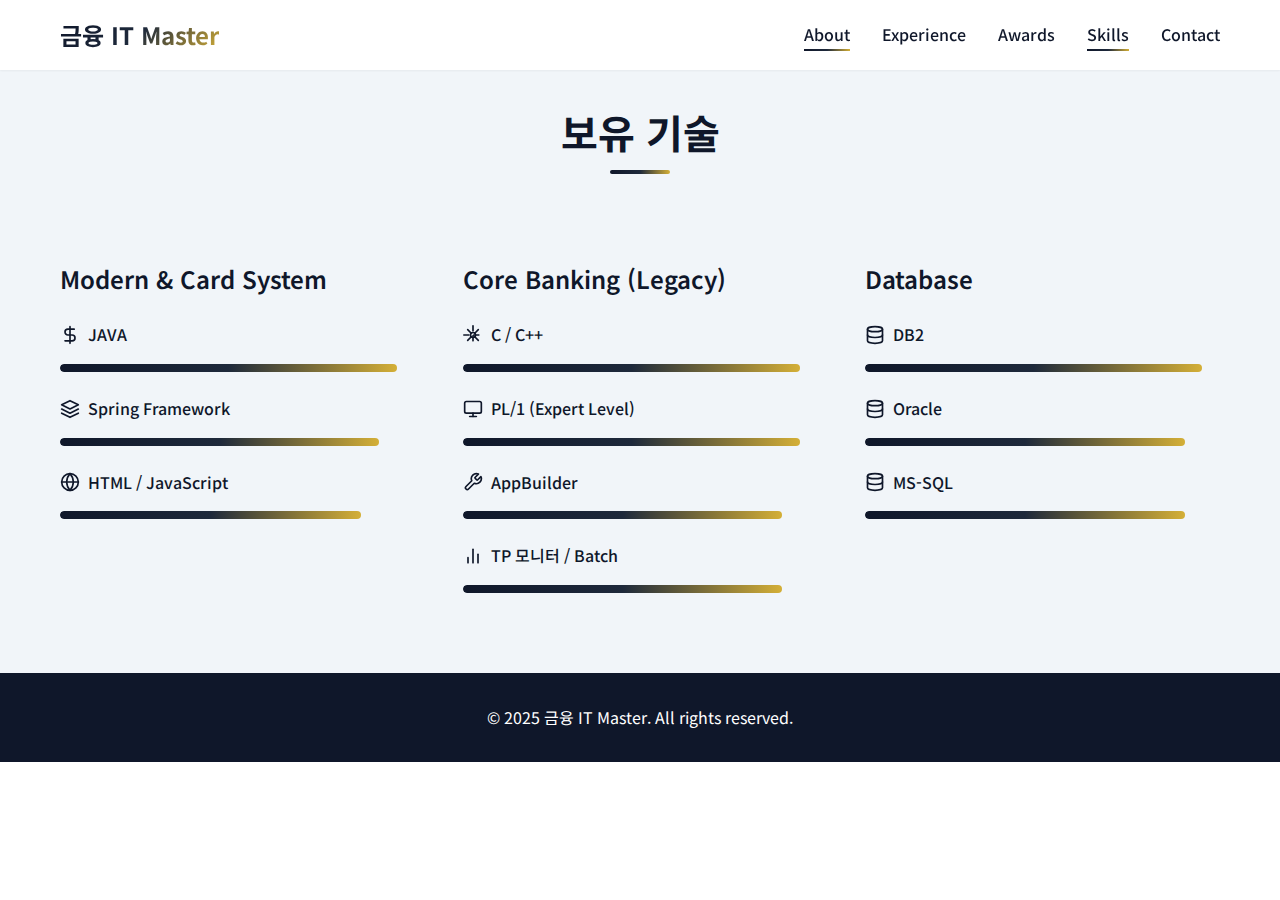
<file: skills.html>
<!DOCTYPE html>
<html lang="ko">
<head>
    <meta charset="UTF-8">
    <meta name="viewport" content="width=device-width, initial-scale=1.0">
    <meta name="description" content="보유 기술 - 금융 IT Master">
    <title>Skills | 금융 IT Master</title>
    <link rel="stylesheet" href="styles.css">
    <link rel="preconnect" href="https://fonts.googleapis.com">
    <link rel="preconnect" href="https://fonts.gstatic.com" crossorigin>
    <link href="https://fonts.googleapis.com/css2?family=Noto+Sans+KR:wght@300;400;500;700&family=Inter:wght@300;400;500;600;700&display=swap" rel="stylesheet">
</head>
<body>
    <!-- 네비게이션 -->
    <nav class="navbar" id="navbar">
        <div class="nav-container">
            <div class="logo">
                <a href="index.html">금융 IT Master</a>
            </div>
            <button class="mobile-menu-toggle" id="mobileMenuToggle" aria-label="메뉴 토글">
                <span></span>
                <span></span>
                <span></span>
            </button>
            <ul class="nav-menu" id="navMenu">
                <li><a href="index.html" class="nav-link">About</a></li>
                <li><a href="experience.html" class="nav-link">Experience</a></li>
                <li><a href="awards.html" class="nav-link">Awards</a></li>
                <li><a href="skills.html" class="nav-link active">Skills</a></li>
                <li><a href="contact.html" class="nav-link">Contact</a></li>
            </ul>
        </div>
    </nav>

    <!-- Skills 섹션 -->
    <section id="skills" class="section skills" style="padding-top: 100px;">
        <div class="container">
            <h2 class="section-title">보유 기술</h2>
            <div class="skills-grid">
                <div class="skill-category">
                    <h3 class="skill-category-title">Modern & Card System</h3>
                    <div class="skill-items">
                        <div class="skill-item">
                            <div class="skill-header">
                                <span class="skill-icon">
                                    <svg width="20" height="20" viewBox="0 0 24 24" fill="none" stroke="currentColor" stroke-width="2" stroke-linecap="round" stroke-linejoin="round">
                                        <path d="M12 2v20M17 5H9.5a3.5 3.5 0 0 0 0 7h5a3.5 3.5 0 0 1 0 7H6"></path>
                                    </svg>
                                </span>
                                <span class="skill-name">JAVA</span>
                            </div>
                            <div class="skill-bar">
                                <div class="skill-progress" data-width="95"></div>
                            </div>
                        </div>
                        <div class="skill-item">
                            <div class="skill-header">
                                <span class="skill-icon">
                                    <svg width="20" height="20" viewBox="0 0 24 24" fill="none" stroke="currentColor" stroke-width="2" stroke-linecap="round" stroke-linejoin="round">
                                        <path d="M12 2L2 7l10 5 10-5-10-5z"></path>
                                        <path d="M2 17l10 5 10-5"></path>
                                        <path d="M2 12l10 5 10-5"></path>
                                    </svg>
                                </span>
                                <span class="skill-name">Spring Framework</span>
                            </div>
                            <div class="skill-bar">
                                <div class="skill-progress" data-width="90"></div>
                            </div>
                        </div>
                        <div class="skill-item">
                            <div class="skill-header">
                                <span class="skill-icon">
                                    <svg width="20" height="20" viewBox="0 0 24 24" fill="none" stroke="currentColor" stroke-width="2" stroke-linecap="round" stroke-linejoin="round">
                                        <circle cx="12" cy="12" r="10"></circle>
                                        <line x1="2" y1="12" x2="22" y2="12"></line>
                                        <path d="M12 2a15.3 15.3 0 0 1 4 10 15.3 15.3 0 0 1-4 10 15.3 15.3 0 0 1-4-10 15.3 15.3 0 0 1 4-10z"></path>
                                    </svg>
                                </span>
                                <span class="skill-name">HTML / JavaScript</span>
                            </div>
                            <div class="skill-bar">
                                <div class="skill-progress" data-width="85"></div>
                            </div>
                        </div>
                    </div>
                </div>
                <div class="skill-category">
                    <h3 class="skill-category-title">Core Banking (Legacy)</h3>
                    <div class="skill-items">
                        <div class="skill-item">
                            <div class="skill-header">
                                <span class="skill-icon">
                                    <svg width="20" height="20" viewBox="0 0 24 24" fill="none" stroke="currentColor" stroke-width="2" stroke-linecap="round" stroke-linejoin="round">
                                        <circle cx="12" cy="12" r="3"></circle>
                                        <path d="M12 1v6m0 6v6M5.64 5.64l4.24 4.24m4.24 4.24l4.24 4.24M1 12h6m6 0h6M5.64 18.36l4.24-4.24m4.24-4.24l4.24-4.24"></path>
                                    </svg>
                                </span>
                                <span class="skill-name">C / C++</span>
                            </div>
                            <div class="skill-bar">
                                <div class="skill-progress" data-width="95"></div>
                            </div>
                        </div>
                        <div class="skill-item">
                            <div class="skill-header">
                                <span class="skill-icon">
                                    <svg width="20" height="20" viewBox="0 0 24 24" fill="none" stroke="currentColor" stroke-width="2" stroke-linecap="round" stroke-linejoin="round">
                                        <rect x="2" y="3" width="20" height="14" rx="2" ry="2"></rect>
                                        <line x1="8" y1="21" x2="16" y2="21"></line>
                                        <line x1="12" y1="17" x2="12" y2="21"></line>
                                    </svg>
                                </span>
                                <span class="skill-name">PL/1 (Expert Level)</span>
                            </div>
                            <div class="skill-bar">
                                <div class="skill-progress" data-width="95"></div>
                            </div>
                        </div>
                        <div class="skill-item">
                            <div class="skill-header">
                                <span class="skill-icon">
                                    <svg width="20" height="20" viewBox="0 0 24 24" fill="none" stroke="currentColor" stroke-width="2" stroke-linecap="round" stroke-linejoin="round">
                                        <path d="M14.7 6.3a1 1 0 0 0 0 1.4l1.6 1.6a1 1 0 0 0 1.4 0l3.77-3.77a6 6 0 0 1-7.94 7.94l-6.91 6.91a2.12 2.12 0 0 1-3-3l6.91-6.91a6 6 0 0 1 7.94-7.94l-3.76 3.76z"></path>
                                    </svg>
                                </span>
                                <span class="skill-name">AppBuilder</span>
                            </div>
                            <div class="skill-bar">
                                <div class="skill-progress" data-width="90"></div>
                            </div>
                        </div>
                        <div class="skill-item">
                            <div class="skill-header">
                                <span class="skill-icon">
                                    <svg width="20" height="20" viewBox="0 0 24 24" fill="none" stroke="currentColor" stroke-width="2" stroke-linecap="round" stroke-linejoin="round">
                                        <line x1="18" y1="20" x2="18" y2="10"></line>
                                        <line x1="12" y1="20" x2="12" y2="4"></line>
                                        <line x1="6" y1="20" x2="6" y2="14"></line>
                                    </svg>
                                </span>
                                <span class="skill-name">TP 모니터 / Batch</span>
                            </div>
                            <div class="skill-bar">
                                <div class="skill-progress" data-width="90"></div>
                            </div>
                        </div>
                    </div>
                </div>
                <div class="skill-category">
                    <h3 class="skill-category-title">Database</h3>
                    <div class="skill-items">
                        <div class="skill-item">
                            <div class="skill-header">
                                <span class="skill-icon">
                                    <svg width="20" height="20" viewBox="0 0 24 24" fill="none" stroke="currentColor" stroke-width="2" stroke-linecap="round" stroke-linejoin="round">
                                        <ellipse cx="12" cy="5" rx="9" ry="3"></ellipse>
                                        <path d="M21 12c0 1.66-4 3-9 3s-9-1.34-9-3"></path>
                                        <path d="M3 5v14c0 1.66 4 3 9 3s9-1.34 9-3V5"></path>
                                    </svg>
                                </span>
                                <span class="skill-name">DB2</span>
                            </div>
                            <div class="skill-bar">
                                <div class="skill-progress" data-width="95"></div>
                            </div>
                        </div>
                        <div class="skill-item">
                            <div class="skill-header">
                                <span class="skill-icon">
                                    <svg width="20" height="20" viewBox="0 0 24 24" fill="none" stroke="currentColor" stroke-width="2" stroke-linecap="round" stroke-linejoin="round">
                                        <ellipse cx="12" cy="5" rx="9" ry="3"></ellipse>
                                        <path d="M21 12c0 1.66-4 3-9 3s-9-1.34-9-3"></path>
                                        <path d="M3 5v14c0 1.66 4 3 9 3s9-1.34 9-3V5"></path>
                                    </svg>
                                </span>
                                <span class="skill-name">Oracle</span>
                            </div>
                            <div class="skill-bar">
                                <div class="skill-progress" data-width="90"></div>
                            </div>
                        </div>
                        <div class="skill-item">
                            <div class="skill-header">
                                <span class="skill-icon">
                                    <svg width="20" height="20" viewBox="0 0 24 24" fill="none" stroke="currentColor" stroke-width="2" stroke-linecap="round" stroke-linejoin="round">
                                        <ellipse cx="12" cy="5" rx="9" ry="3"></ellipse>
                                        <path d="M21 12c0 1.66-4 3-9 3s-9-1.34-9-3"></path>
                                        <path d="M3 5v14c0 1.66 4 3 9 3s9-1.34 9-3V5"></path>
                                    </svg>
                                </span>
                                <span class="skill-name">MS-SQL</span>
                            </div>
                            <div class="skill-bar">
                                <div class="skill-progress" data-width="90"></div>
                            </div>
                        </div>
                    </div>
                </div>
            </div>
        </div>
    </section>

    <!-- Footer -->
    <footer class="footer">
        <div class="container">
            <p>&copy; 2025 금융 IT Master. All rights reserved.</p>
        </div>
    </footer>

    <script src="script.js"></script>
</body>
</html>
</file>
<file: styles.css>
/* Reset & Base Styles */
* {
    margin: 0;
    padding: 0;
    box-sizing: border-box;
}

:root {
    --primary-color: #0f172a;
    --primary-dark: #020617;
    --secondary-color: #1e293b;
    --accent-color: #d4af37;
    --accent-light: #f4d03f;
    --text-primary: #0f172a;
    --text-secondary: #475569;
    --bg-primary: #ffffff;
    --bg-secondary: #f1f5f9;
    --bg-dark: #0f172a;
    --border-color: #cbd5e1;
    --shadow-sm: 0 1px 2px 0 rgba(0, 0, 0, 0.05);
    --shadow-md: 0 4px 6px -1px rgba(0, 0, 0, 0.1);
    --shadow-lg: 0 10px 15px -3px rgba(0, 0, 0, 0.1);
    --shadow-xl: 0 20px 25px -5px rgba(0, 0, 0, 0.1);
    --transition: all 0.3s cubic-bezier(0.4, 0, 0.2, 1);
}

html {
    scroll-behavior: smooth;
}

body {
    font-family: 'Noto Sans KR', 'Inter', -apple-system, BlinkMacSystemFont, 'Segoe UI', sans-serif;
    color: var(--text-primary);
    background-color: var(--bg-primary);
    line-height: 1.6;
    overflow-x: hidden;
}

.container {
    max-width: 1200px;
    margin: 0 auto;
    padding: 0 20px;
}

/* Navigation */
.navbar {
    position: fixed;
    top: 0;
    left: 0;
    right: 0;
    background: rgba(255, 255, 255, 0.95);
    backdrop-filter: blur(10px);
    box-shadow: var(--shadow-sm);
    z-index: 1000;
    transition: var(--transition);
}

.navbar.scrolled {
    box-shadow: var(--shadow-md);
}

.nav-container {
    max-width: 1200px;
    margin: 0 auto;
    padding: 1rem 20px;
    display: flex;
    justify-content: space-between;
    align-items: center;
}

.logo a {
    font-size: 1.5rem;
    font-weight: 700;
    color: var(--primary-color);
    text-decoration: none;
    background: linear-gradient(135deg, #0f172a, #1e293b, #d4af37);
    -webkit-background-clip: text;
    -webkit-text-fill-color: transparent;
    background-clip: text;
}

.nav-menu {
    display: flex;
    list-style: none;
    gap: 2rem;
    align-items: center;
}

.nav-link {
    color: var(--text-primary);
    text-decoration: none;
    font-weight: 500;
    position: relative;
    transition: var(--transition);
}

.nav-link::after {
    content: '';
    position: absolute;
    bottom: -5px;
    left: 0;
    width: 0;
    height: 2px;
    background: linear-gradient(90deg, #0f172a, #1e293b, #d4af37);
    transition: var(--transition);
}

.nav-link:hover {
    color: var(--primary-color);
}

.nav-link:hover::after {
    width: 100%;
}

.nav-link.active {
    color: var(--primary-color);
}

.nav-link.active::after {
    width: 100%;
}

.mobile-menu-toggle {
    display: none;
    flex-direction: column;
    gap: 5px;
    background: none;
    border: none;
    cursor: pointer;
    padding: 5px;
}

.mobile-menu-toggle span {
    width: 25px;
    height: 3px;
    background: var(--text-primary);
    border-radius: 3px;
    transition: var(--transition);
}

/* Hero Section */
.hero {
    position: relative;
    min-height: 100vh;
    display: flex;
    align-items: center;
    justify-content: center;
    overflow: hidden;
    padding-top: 80px;
}

.hero-background {
    position: absolute;
    top: 0;
    left: 0;
    right: 0;
    bottom: 0;
    background: linear-gradient(135deg, #0f172a 0%, #1e293b 50%, #334155 100%);
    z-index: -2;
}

.hero-background::before {
    content: '';
    position: absolute;
    top: 0;
    left: 0;
    right: 0;
    bottom: 0;
    background: url('data:image/svg+xml,<svg width="100" height="100" xmlns="http://www.w3.org/2000/svg"><defs><pattern id="grid" width="100" height="100" patternUnits="userSpaceOnUse"><path d="M 100 0 L 0 0 0 100" fill="none" stroke="rgba(255,255,255,0.1)" stroke-width="1"/></pattern></defs><rect width="100" height="100" fill="url(%23grid)"/></svg>');
    opacity: 0.3;
}

.hero-overlay {
    position: absolute;
    top: 0;
    left: 0;
    right: 0;
    bottom: 0;
    background: rgba(0, 0, 0, 0.3);
    z-index: -1;
}

.hero-content {
    max-width: 1200px;
    width: 100%;
    padding: 0 20px;
    display: grid;
    grid-template-columns: 1fr 1fr;
    gap: 4rem;
    align-items: center;
    z-index: 1;
}

.hero-text {
    color: white;
    text-align: left;
}

.hero-title {
    font-size: 3.5rem;
    font-weight: 700;
    line-height: 1.2;
    margin-bottom: 1.5rem;
    animation: fadeInUp 0.8s ease-out;
}

.hero-title .greeting {
    display: block;
    font-size: 1.5rem;
    font-weight: 400;
    opacity: 0.9;
    margin-bottom: 0.5rem;
}

.hero-title .name {
    display: block;
}

.hero-title .highlight {
    background: linear-gradient(135deg, #d4af37, #f4d03f, #f7dc6f);
    -webkit-background-clip: text;
    -webkit-text-fill-color: transparent;
    background-clip: text;
}

.hero-description {
    font-size: 1.25rem;
    margin-bottom: 2rem;
    opacity: 0.9;
    line-height: 1.8;
    animation: fadeInUp 0.8s ease-out 0.2s both;
}

.hero-buttons {
    display: flex;
    gap: 1rem;
    animation: fadeInUp 0.8s ease-out 0.4s both;
}

.btn {
    padding: 0.875rem 2rem;
    border-radius: 0.5rem;
    text-decoration: none;
    font-weight: 600;
    transition: var(--transition);
    display: inline-block;
    cursor: pointer;
    border: 2px solid transparent;
}

.btn-primary {
    background: white;
    color: var(--primary-color);
}

.btn-primary:hover {
    transform: translateY(-2px);
    box-shadow: var(--shadow-lg);
}

.btn-secondary {
    background: transparent;
    color: white;
    border-color: white;
}

.btn-secondary:hover {
    background: white;
    color: var(--primary-color);
    transform: translateY(-2px);
}

.hero-image {
    display: flex;
    justify-content: center;
    align-items: center;
    animation: fadeInRight 0.8s ease-out 0.6s both;
}

.hero-image-placeholder {
    width: 100%;
    max-width: 500px;
    aspect-ratio: 1;
    color: white;
    opacity: 0.95;
    filter: drop-shadow(0 15px 40px rgba(0, 0, 0, 0.4));
}

.hero-image-placeholder svg {
    width: 100%;
    height: 100%;
    animation: subtleFloat 8s ease-in-out infinite;
}

@keyframes subtleFloat {
    0%, 100% {
        transform: translateY(0px) scale(1);
    }
    50% {
        transform: translateY(-15px) scale(1.02);
    }
}

.scroll-indicator {
    position: absolute;
    bottom: 2rem;
    left: 50%;
    transform: translateX(-50%);
    animation: bounce 2s infinite;
}

.mouse {
    width: 24px;
    height: 40px;
    border: 2px solid white;
    border-radius: 12px;
    position: relative;
}

.wheel {
    width: 4px;
    height: 8px;
    background: white;
    border-radius: 2px;
    position: absolute;
    top: 8px;
    left: 50%;
    transform: translateX(-50%);
    animation: scroll 2s infinite;
}

/* Sections */
.section {
    padding: 5rem 0;
}

.section:nth-child(even) {
    background-color: var(--bg-secondary);
}

.section-title {
    font-size: 2.5rem;
    font-weight: 700;
    text-align: center;
    margin-bottom: 3rem;
    position: relative;
    display: inline-block;
    width: 100%;
}

.section-title::after {
    content: '';
    position: absolute;
    bottom: -10px;
    left: 50%;
    transform: translateX(-50%);
    width: 60px;
    height: 4px;
    background: linear-gradient(90deg, #0f172a, #1e293b, #d4af37);
    border-radius: 2px;
}

/* About Section */
.about {
    position: sticky;
    top: 80px;
    z-index: 100;
    background: var(--bg-primary);
    padding-top: 2rem;
    padding-bottom: 2rem;
}

.about-content {
    max-width: 900px;
    margin: 0 auto;
    text-align: left;
}

.about-stats {
    display: grid;
    grid-template-columns: repeat(auto-fit, minmax(150px, 1fr));
    gap: 1.5rem;
    margin-bottom: 3rem;
}

.stat-card {
    background: linear-gradient(135deg, #0f172a, #1e293b);
    color: white;
    padding: 2rem 1.5rem;
    border-radius: 1rem;
    text-align: center;
    box-shadow: var(--shadow-md);
    transition: var(--transition);
    border: 1px solid rgba(212, 175, 55, 0.2);
}

.stat-card:hover {
    transform: translateY(-5px);
    box-shadow: var(--shadow-xl);
}

.stat-icon {
    width: 48px;
    height: 48px;
    margin: 0 auto 0.5rem;
    color: var(--accent-color);
    display: flex;
    align-items: center;
    justify-content: center;
}

.stat-number {
    font-size: 2.5rem;
    font-weight: 700;
    margin-bottom: 0.25rem;
}

.stat-label {
    font-size: 0.875rem;
    opacity: 0.9;
}

.about-text p {
    font-size: 1.125rem;
    color: var(--text-secondary);
    margin-bottom: 1.5rem;
    line-height: 1.8;
}

.about-lead {
    font-size: 1.25rem;
    color: var(--text-primary);
    font-weight: 500;
    margin-bottom: 2rem;
    text-align: center;
    padding: 1.5rem;
    background: var(--bg-secondary);
    border-radius: 0.5rem;
    border-left: 4px solid var(--primary-color);
}

.about-text p strong {
    color: var(--primary-color);
    font-weight: 600;
}

/* Experience Section */
.experience-timeline {
    max-width: 900px;
    margin: 3rem auto 0;
    position: relative;
}

.experience-timeline::before {
    content: '';
    position: absolute;
    left: 30px;
    top: 0;
    bottom: 0;
    width: 2px;
    background: linear-gradient(180deg, #0f172a, #1e293b, #d4af37);
}

.experience-item {
    position: relative;
    padding-left: 80px;
    margin-bottom: 3rem;
}

.experience-item::before {
    content: '';
    position: absolute;
    left: 22px;
    top: 8px;
    width: 16px;
    height: 16px;
    border-radius: 50%;
    background: var(--primary-color);
    border: 3px solid white;
    box-shadow: 0 0 0 3px var(--primary-color);
}

.experience-period {
    font-size: 0.875rem;
    font-weight: 600;
    color: var(--primary-color);
    margin-bottom: 0.5rem;
}

.experience-content {
    background: white;
    padding: 1.5rem;
    border-radius: 0.5rem;
    box-shadow: var(--shadow-md);
    transition: var(--transition);
    position: relative;
}

.experience-content:hover {
    box-shadow: var(--shadow-lg);
    transform: translateX(5px);
}

.experience-icon {
    width: 48px;
    height: 48px;
    margin-bottom: 1rem;
    display: inline-flex;
    align-items: center;
    justify-content: center;
    color: var(--primary-color);
    background: rgba(15, 23, 42, 0.05);
    border-radius: 0.5rem;
    padding: 0.5rem;
}

.experience-title {
    font-size: 1.5rem;
    font-weight: 600;
    color: var(--text-primary);
    margin-bottom: 0.5rem;
}

.experience-role {
    font-size: 1rem;
    color: var(--text-secondary);
    margin-bottom: 1rem;
    font-weight: 500;
}

.experience-details {
    list-style: none;
    padding: 0;
    margin: 0;
}

.experience-details li {
    position: relative;
    padding-left: 1.5rem;
    margin-bottom: 0.75rem;
    color: var(--text-secondary);
    line-height: 1.6;
}

.experience-details li::before {
    content: '▸';
    position: absolute;
    left: 0;
    color: var(--primary-color);
    font-weight: bold;
}

/* Awards Section */
.awards-grid {
    display: grid;
    grid-template-columns: repeat(auto-fit, minmax(280px, 1fr));
    gap: 2rem;
    margin-top: 3rem;
}

.award-card {
    background: white;
    padding: 2rem;
    border-radius: 1rem;
    box-shadow: var(--shadow-md);
    transition: var(--transition);
    border-top: 4px solid var(--primary-color);
    position: relative;
    text-align: center;
}

.award-icon {
    width: 56px;
    height: 56px;
    margin: 0 auto 1rem;
    display: flex;
    align-items: center;
    justify-content: center;
    color: var(--accent-color);
}

.award-card.highlight {
    border-top-color: var(--accent-color);
    background: linear-gradient(135deg, rgba(212, 175, 55, 0.1), rgba(244, 208, 63, 0.05));
}

.award-card:hover {
    transform: translateY(-5px);
    box-shadow: var(--shadow-xl);
}

.award-date {
    font-size: 0.875rem;
    font-weight: 600;
    color: var(--primary-color);
    margin-bottom: 0.75rem;
}

.award-title {
    font-size: 1.25rem;
    font-weight: 600;
    color: var(--text-primary);
    margin-bottom: 0.5rem;
}

.award-org {
    font-size: 0.875rem;
    color: var(--text-secondary);
    margin-bottom: 1rem;
    font-weight: 500;
}

.award-description {
    font-size: 0.9375rem;
    color: var(--text-secondary);
    line-height: 1.6;
}

/* Skills Section */
.skills-grid {
    display: grid;
    grid-template-columns: repeat(auto-fit, minmax(300px, 1fr));
    gap: 3rem;
    margin-top: 3rem;
}

.skill-category-title {
    font-size: 1.5rem;
    font-weight: 600;
    margin-bottom: 1.5rem;
    color: var(--text-primary);
}

.skill-items {
    display: flex;
    flex-direction: column;
    gap: 1.5rem;
}

.skill-item {
    display: flex;
    flex-direction: column;
    gap: 0.5rem;
}

.skill-header {
    display: flex;
    align-items: center;
    gap: 0.5rem;
    margin-bottom: 0.5rem;
}

.skill-icon {
    width: 20px;
    height: 20px;
    display: inline-flex;
    align-items: center;
    justify-content: center;
    color: var(--primary-color);
    flex-shrink: 0;
}

.skill-name {
    font-weight: 500;
    color: var(--text-primary);
}

.skill-bar {
    width: 100%;
    height: 8px;
    background: var(--bg-secondary);
    border-radius: 4px;
    overflow: hidden;
}

.skill-progress {
    height: 100%;
    background: linear-gradient(90deg, #0f172a, #1e293b, #d4af37);
    border-radius: 4px;
    width: 0;
    transition: width 1s ease-out;
}

/* Contact Section */
.contact-content {
    max-width: 700px;
    margin: 0 auto;
    text-align: center;
}

.contact-message {
    display: flex;
    flex-direction: column;
    gap: 1.5rem;
    margin-bottom: 3rem;
}

.message-item {
    display: flex;
    align-items: flex-start;
    gap: 1rem;
    background: white;
    padding: 1.5rem;
    border-radius: 0.75rem;
    box-shadow: var(--shadow-md);
    text-align: left;
    transition: var(--transition);
}

.message-item:hover {
    transform: translateY(-3px);
    box-shadow: var(--shadow-lg);
}

.message-icon {
    width: 40px;
    height: 40px;
    flex-shrink: 0;
    display: flex;
    align-items: center;
    justify-content: center;
    color: var(--primary-color);
    background: rgba(15, 23, 42, 0.05);
    border-radius: 0.5rem;
    padding: 0.5rem;
}

.message-text {
    font-size: 1.125rem;
    color: var(--text-secondary);
    line-height: 1.8;
    flex: 1;
}

.message-text strong {
    color: var(--primary-color);
    font-weight: 600;
}

.contact-info {
    display: flex;
    flex-direction: column;
    gap: 1rem;
    align-items: center;
}

.contact-item {
    display: flex;
    align-items: center;
    gap: 0.75rem;
    padding: 1rem 1.5rem;
    background: white;
    border-radius: 0.5rem;
    text-decoration: none;
    color: var(--text-primary);
    box-shadow: var(--shadow-md);
    transition: var(--transition);
    width: 100%;
    max-width: 450px;
    justify-content: flex-start;
    white-space: nowrap;
}

.contact-item:hover {
    transform: translateY(-3px);
    box-shadow: var(--shadow-lg);
    color: var(--primary-color);
}

.contact-icon {
    width: 24px;
    height: 24px;
    flex-shrink: 0;
    display: inline-flex;
    align-items: center;
    justify-content: center;
    color: var(--primary-color);
}

.contact-label {
    font-weight: 600;
    color: var(--text-primary);
    flex-shrink: 0;
}

.contact-email {
    color: var(--text-secondary);
    overflow: hidden;
    text-overflow: ellipsis;
}

/* Footer */
.footer {
    background: var(--bg-dark);
    color: white;
    padding: 2rem 0;
    text-align: center;
}

/* Animations */
@keyframes fadeInUp {
    from {
        opacity: 0;
        transform: translateY(30px);
    }
    to {
        opacity: 1;
        transform: translateY(0);
    }
}

@keyframes fadeInRight {
    from {
        opacity: 0;
        transform: translateX(30px);
    }
    to {
        opacity: 1;
        transform: translateX(0);
    }
}

@keyframes bounce {
    0%, 20%, 50%, 80%, 100% {
        transform: translateX(-50%) translateY(0);
    }
    40% {
        transform: translateX(-50%) translateY(-10px);
    }
    60% {
        transform: translateX(-50%) translateY(-5px);
    }
}

@keyframes scroll {
    0% {
        opacity: 1;
        transform: translateX(-50%) translateY(0);
    }
    100% {
        opacity: 0;
        transform: translateX(-50%) translateY(15px);
    }
}

/* Responsive Design */
@media (max-width: 768px) {
    .mobile-menu-toggle {
        display: flex;
    }

    .nav-menu {
        position: fixed;
        top: 70px;
        left: -100%;
        flex-direction: column;
        background: white;
        width: 100%;
        text-align: center;
        transition: var(--transition);
        box-shadow: var(--shadow-lg);
        padding: 2rem 0;
        gap: 1rem;
    }

    .nav-menu.active {
        left: 0;
    }

    .hero-content {
        grid-template-columns: 1fr;
        gap: 2rem;
    }

    .hero-text {
        text-align: center;
    }

    .hero-title {
        font-size: 2.5rem;
    }

    .hero-title .greeting {
        font-size: 1.25rem;
    }

    .hero-description {
        font-size: 1rem;
    }

    .hero-image {
        order: -1;
    }

    .hero-buttons {
        flex-direction: column;
        align-items: center;
    }

    .btn {
        width: 100%;
        max-width: 300px;
        text-align: center;
    }

    .section-title {
        font-size: 2rem;
    }

    .about-content {
        text-align: center;
    }

    .about-stats {
        grid-template-columns: repeat(2, 1fr);
        gap: 1rem;
    }

    .stat-card {
        padding: 1.5rem 1rem;
    }

    .stat-icon {
        font-size: 2rem;
    }

    .stat-number {
        font-size: 2rem;
    }

    .experience-timeline {
        padding-left: 20px;
    }

    .experience-timeline::before {
        left: 10px;
    }

    .experience-item {
        padding-left: 50px;
    }

    .experience-item::before {
        left: 2px;
    }

    .awards-grid {
        grid-template-columns: 1fr;
    }

    .skills-grid {
        grid-template-columns: 1fr;
    }

    .hero-image {
        order: -1;
    }

    .hero-image-placeholder {
        max-width: 300px;
    }
}

@media (max-width: 480px) {
    .hero-title {
        font-size: 2rem;
    }

    .section {
        padding: 3rem 0;
    }

    .section-title {
        font-size: 1.75rem;
    }

    .nav-container {
        padding: 0.75rem 15px;
    }

    .container {
        padding: 0 15px;
    }

    .about-stats {
        grid-template-columns: 1fr;
    }

    .contact-message {
        gap: 1rem;
    }

    .message-item {
        padding: 1.25rem;
        flex-direction: column;
        text-align: center;
    }

    .message-icon {
        font-size: 1.75rem;
        margin-bottom: 0.5rem;
    }

    .message-text {
        font-size: 1rem;
    }

    .contact-item {
        max-width: 100%;
        padding: 1rem;
        font-size: 0.9rem;
    }

    .contact-label {
        font-size: 0.85rem;
    }

    .contact-email {
        font-size: 0.85rem;
    }
}

/* Smooth scroll behavior for older browsers */
@media (prefers-reduced-motion: no-preference) {
    html {
        scroll-behavior: smooth;
    }
}

/* Dark Mode Styles */
@media (prefers-color-scheme: dark) {
    .navbar {
        background: rgba(255, 255, 255, 0.98);
        box-shadow: 0 2px 10px rgba(0, 0, 0, 0.3);
    }

    .navbar.scrolled {
        box-shadow: 0 4px 15px rgba(0, 0, 0, 0.4);
    }

    .nav-link {
        color: #0f172a;
        font-weight: 600;
    }

    .nav-link:hover {
        color: #1e293b;
    }

    .nav-link.active {
        color: #0f172a;
    }

    .nav-link::after {
        background: linear-gradient(90deg, #0f172a, #1e293b, #d4af37);
    }

    .logo a {
        background: linear-gradient(135deg, #0f172a, #1e293b, #d4af37);
        -webkit-background-clip: text;
        -webkit-text-fill-color: transparent;
        background-clip: text;
    }

    .mobile-menu-toggle span {
        background: #0f172a;
    }

    /* 모바일 메뉴 스타일 - 다크모드에서도 명확하게 보이도록 */
    @media (max-width: 768px) {
        .nav-menu {
            background: rgba(255, 255, 255, 0.98) !important;
            box-shadow: 0 10px 30px rgba(0, 0, 0, 0.4) !important;
        }

        .nav-menu .nav-link {
            color: #0f172a !important;
            font-weight: 600;
            padding: 1rem 0;
            display: block;
        }

        .nav-menu .nav-link:hover {
            color: #1e293b !important;
            background: rgba(15, 23, 42, 0.05);
        }

        .nav-menu .nav-link.active {
            color: #0f172a !important;
            background: rgba(15, 23, 42, 0.1);
        }

        .nav-menu.active {
            background: rgba(255, 255, 255, 0.98) !important;
            box-shadow: 0 10px 30px rgba(0, 0, 0, 0.4) !important;
        }

        .nav-menu.active .nav-link {
            color: #0f172a !important;
            font-weight: 600;
        }
    }
}
</file>
